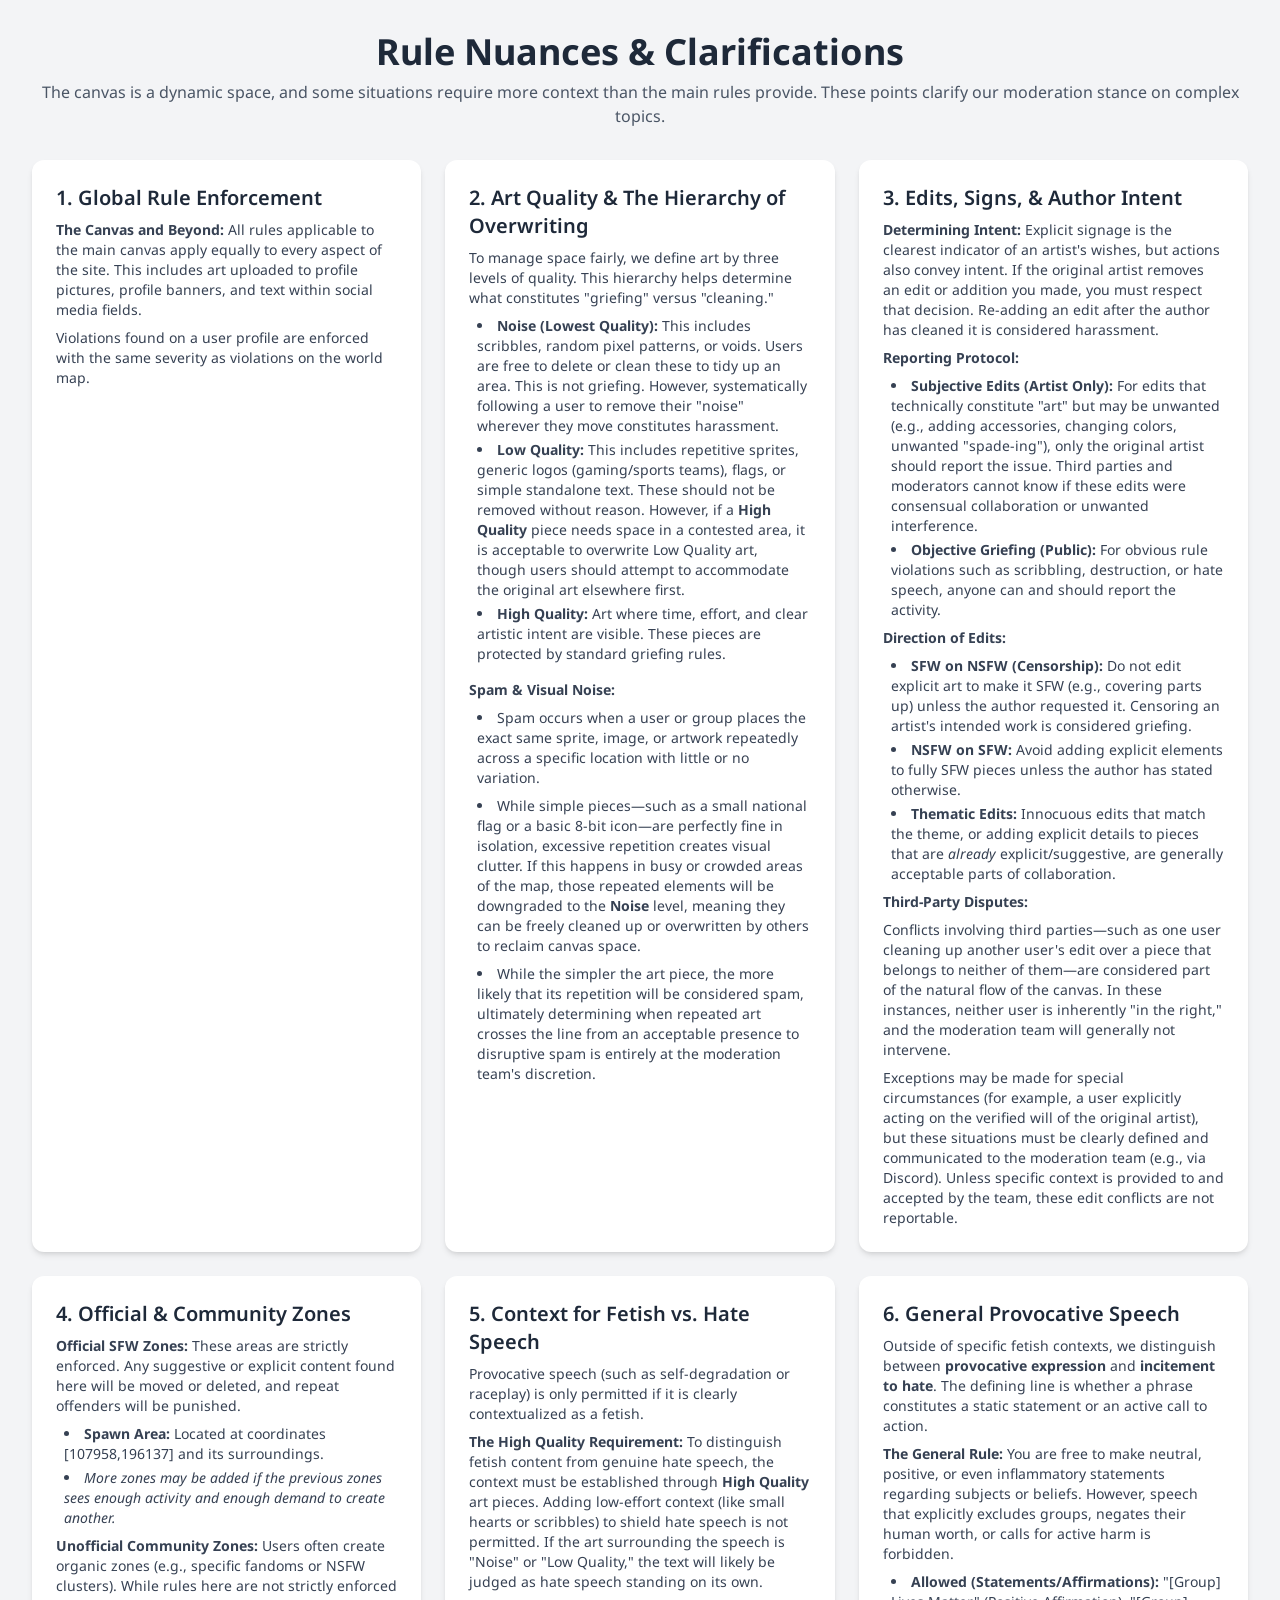
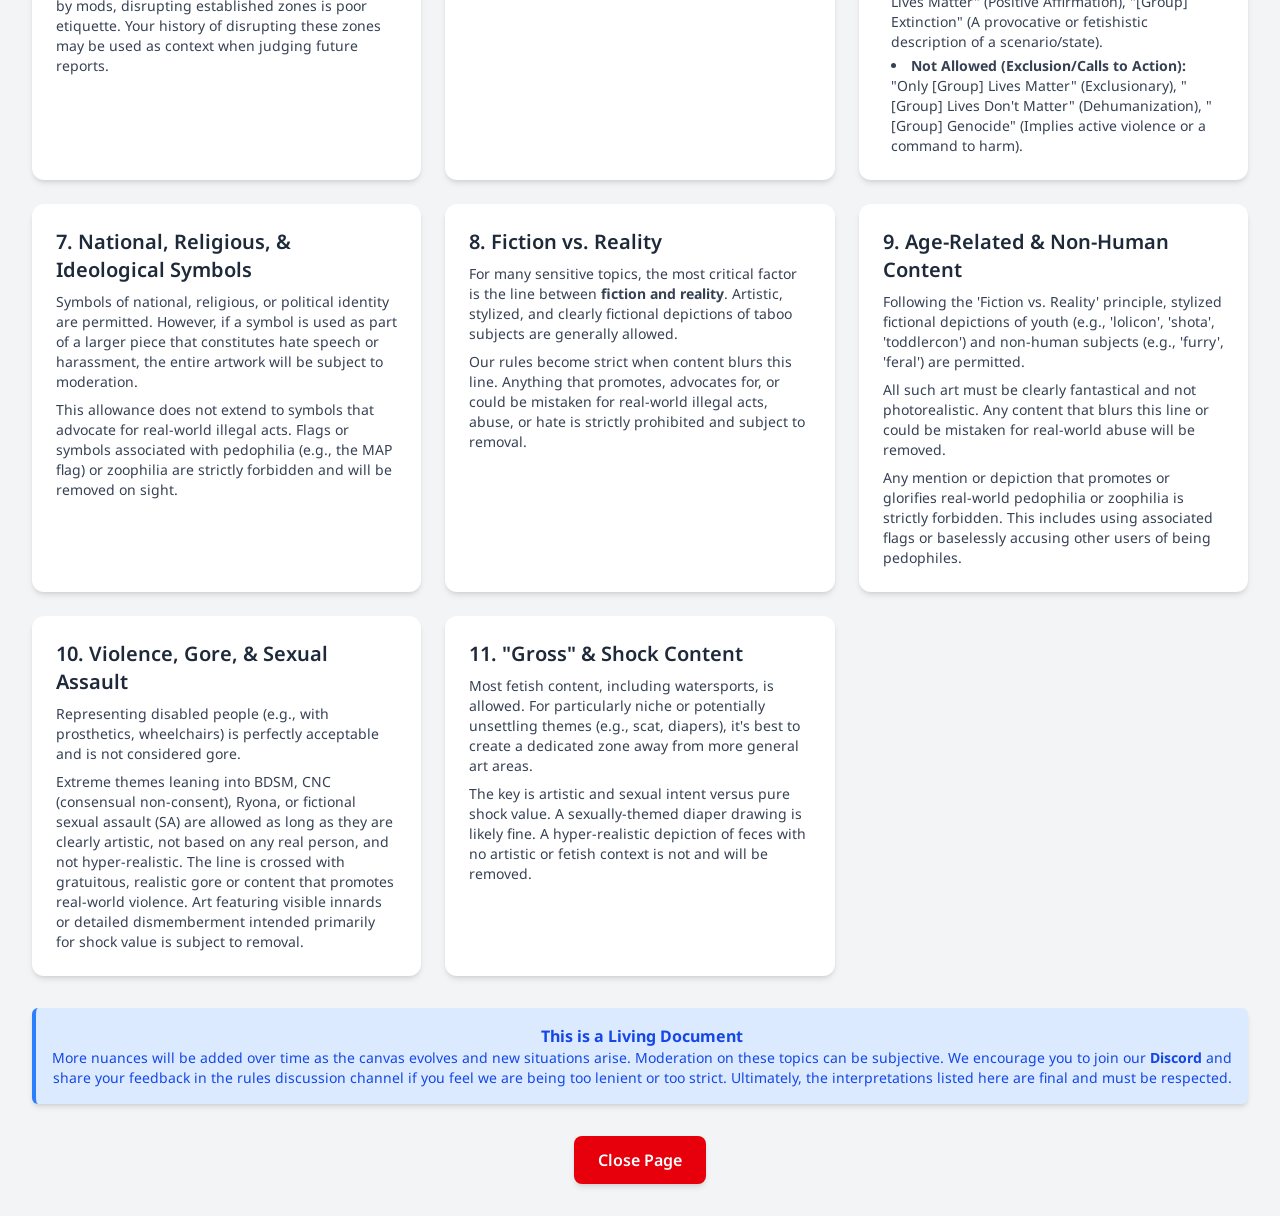
<file: wwwroot/nuances.html>
<!DOCTYPE html>
<html lang="en">

<head>
    <meta charset="utf-8">
    <meta name="viewport" content="width=device-width, initial-scale=1.0">
    <title>Rule Nuances - GeoPixels.Net</title>

    <meta name="description" content="Detailed clarifications on the rules for the GeoPixels.Net collaborative art project.">
    <meta name="robots" content="noindex, nofollow">
    <link rel="preconnect" href="https://fonts.googleapis.com">
    <link rel="preconnect" href="https://fonts.gstatic.com" crossorigin>
    <link href="https://fonts.googleapis.com/css2?family=Noto+Sans:wght@400;500;700&display=swap" rel="stylesheet">

    <link href="./css/output.css" rel="stylesheet">

    <style>
        body {
            font-family: 'Noto Sans', sans-serif;
        }
    </style>
</head>

<body class="bg-gray-100">

    <div class="container mx-auto max-w-7xl p-4 sm:p-6 lg:p-8">

        <header class="text-center mb-8">
            <h1 class="text-4xl font-bold text-gray-800">Rule Nuances & Clarifications</h1>
            <p class="mt-2 text-gray-600">The canvas is a dynamic space, and some situations require more context than the main rules provide. These points clarify our moderation stance on complex topics.</p>
        </header>

        <main class="grid grid-cols-1 md:grid-cols-2 lg:grid-cols-3 gap-6">

            <div class="bg-white rounded-xl p-6 shadow-md">
                <h3 class="font-semibold text-xl text-gray-800 mb-2">1. Global Rule Enforcement</h3>
                <div class="text-sm text-gray-700 space-y-2">
                    <p><strong>The Canvas and Beyond:</strong> All rules applicable to the main canvas apply equally to every aspect of the site. This includes art uploaded to profile pictures, profile banners, and text within social media fields.</p>
                    <p>Violations found on a user profile are enforced with the same severity as violations on the world map.</p>
                </div>
            </div>

            <div class="bg-white rounded-xl p-6 shadow-md">
                <h3 class="font-semibold text-xl text-gray-800 mb-2">2. Art Quality & The Hierarchy of Overwriting</h3>
                <div class="text-sm text-gray-700 space-y-2">
                    <p>To manage space fairly, we define art by three levels of quality. This hierarchy helps determine what constitutes "griefing" versus "cleaning."</p>
                    <ul class="list-disc list-inside space-y-1 pl-2">
                        <li><strong>Noise (Lowest Quality):</strong> This includes scribbles, random pixel patterns, or voids. Users are free to delete or clean these to tidy up an area. This is not griefing. However, systematically following a user to remove their "noise" wherever they move constitutes harassment.</li>
                        <li><strong>Low Quality:</strong> This includes repetitive sprites, generic logos (gaming/sports teams), flags, or simple standalone text. These should not be removed without reason. However, if a <strong>High Quality</strong> piece needs space in a contested area, it is acceptable to overwrite Low Quality art, though users should attempt to accommodate the original art elsewhere first.</li>
                        <li><strong>High Quality:</strong> Art where time, effort, and clear artistic intent are visible. These pieces are protected by standard griefing rules.</li>
                    </ul>

                    <p class="mt-4"><strong>Spam & Visual Noise:</strong></p>
                    <ul class="list-disc list-inside space-y-2 pl-2">
                        <li>Spam occurs when a user or group places the exact same sprite, image, or artwork repeatedly across a specific location with little or no variation.</li>
                        <li>While simple pieces—such as a small national flag or a basic 8-bit icon—are perfectly fine in isolation, excessive repetition creates visual clutter. If this happens in busy or crowded areas of the map, those repeated elements will be downgraded to the <strong>Noise</strong> level, meaning they can be freely cleaned up or overwritten by others to reclaim canvas space.</li>
                        <li>While the simpler the art piece, the more likely that its repetition will be considered spam, ultimately determining when repeated art crosses the line from an acceptable presence to disruptive spam is entirely at the moderation team's discretion.</li>
                    </ul>
                </div>
            </div>

            <div class="bg-white rounded-xl p-6 shadow-md">
                <h3 class="font-semibold text-xl text-gray-800 mb-2">3. Edits, Signs, & Author Intent</h3>
                <div class="text-sm text-gray-700 space-y-2">
                    <p><strong>Determining Intent:</strong> Explicit signage is the clearest indicator of an artist's wishes, but actions also convey intent. If the original artist removes an edit or addition you made, you must respect that decision. Re-adding an edit after the author has cleaned it is considered harassment.</p>

                    <p><strong>Reporting Protocol:</strong></p>
                    <ul class="list-disc list-inside space-y-1 pl-2">
                        <li><strong>Subjective Edits (Artist Only):</strong> For edits that technically constitute "art" but may be unwanted (e.g., adding accessories, changing colors, unwanted "spade-ing"), only the original artist should report the issue. Third parties and moderators cannot know if these edits were consensual collaboration or unwanted interference.</li>
                        <li><strong>Objective Griefing (Public):</strong> For obvious rule violations such as scribbling, destruction, or hate speech, anyone can and should report the activity.</li>
                    </ul>

                    <p><strong>Direction of Edits:</strong></p>
                    <ul class="list-disc list-inside space-y-1 pl-2">
                        <li><strong>SFW on NSFW (Censorship):</strong> Do not edit explicit art to make it SFW (e.g., covering parts up) unless the author requested it. Censoring an artist's intended work is considered griefing.</li>
                        <li><strong>NSFW on SFW:</strong> Avoid adding explicit elements to fully SFW pieces unless the author has stated otherwise.</li>
                        <li><strong>Thematic Edits:</strong> Innocuous edits that match the theme, or adding explicit details to pieces that are <em>already</em> explicit/suggestive, are generally acceptable parts of collaboration.</li>
                    </ul>

                    <p><strong>Third-Party Disputes:</strong></p>
                    <p>Conflicts involving third parties—such as one user cleaning up another user's edit over a piece that belongs to neither of them—are considered part of the natural flow of the canvas. In these instances, neither user is inherently "in the right," and the moderation team will generally not intervene.</p>
                    <p>Exceptions may be made for special circumstances (for example, a user explicitly acting on the verified will of the original artist), but these situations must be clearly defined and communicated to the moderation team (e.g., via Discord). Unless specific context is provided to and accepted by the team, these edit conflicts are not reportable.</p>
                </div>
            </div>
            <div class="bg-white rounded-xl p-6 shadow-md">
                <h3 class="font-semibold text-xl text-gray-800 mb-2">4. Official & Community Zones</h3>
                <div class="text-sm text-gray-700 space-y-2">
                    <p><strong>Official SFW Zones:</strong> These areas are strictly enforced. Any suggestive or explicit content found here will be moved or deleted, and repeat offenders will be punished.</p>
                    <ul class="list-disc list-inside space-y-1 pl-2">
                        <li><strong>Spawn Area:</strong> Located at coordinates [107958,196137] and its surroundings.</li>
                        <li><em>More zones may be added if the previous zones sees enough activity and enough demand to create another.</em></li>
                    </ul>
                    <p><strong>Unofficial Community Zones:</strong> Users often create organic zones (e.g., specific fandoms or NSFW clusters). While rules here are not strictly enforced by mods, disrupting established zones is poor etiquette. Your history of disrupting these zones may be used as context when judging future reports.</p>
                </div>
            </div>

            <div class="bg-white rounded-xl p-6 shadow-md">
                <h3 class="font-semibold text-xl text-gray-800 mb-2">5. Context for Fetish vs. Hate Speech</h3>
                <div class="text-sm text-gray-700 space-y-2">
                    <p>Provocative speech (such as self-degradation or raceplay) is only permitted if it is clearly contextualized as a fetish.</p>
                    <p><strong>The High Quality Requirement:</strong> To distinguish fetish content from genuine hate speech, the context must be established through <strong>High Quality</strong> art pieces. Adding low-effort context (like small hearts or scribbles) to shield hate speech is not permitted. If the art surrounding the speech is "Noise" or "Low Quality," the text will likely be judged as hate speech standing on its own.</p>
                </div>
            </div>

            <div class="bg-white rounded-xl p-6 shadow-md">
                <h3 class="font-semibold text-xl text-gray-800 mb-2">6. General Provocative Speech</h3>
                <div class="text-sm text-gray-700 space-y-2">
                    <p>Outside of specific fetish contexts, we distinguish between <strong>provocative expression</strong> and <strong>incitement to hate</strong>. The defining line is whether a phrase constitutes a static statement or an active call to action.</p>
                    <p><strong>The General Rule:</strong> You are free to make neutral, positive, or even inflammatory statements regarding subjects or beliefs. However, speech that explicitly excludes groups, negates their human worth, or calls for active harm is forbidden.</p>
                    <ul class="list-disc list-inside space-y-1 pl-2">
                        <li><strong>Allowed (Statements/Affirmations):</strong> "[Group] Lives Matter" (Positive Affirmation), "[Group] Extinction" (A provocative or fetishistic description of a scenario/state).</li>
                        <li><strong>Not Allowed (Exclusion/Calls to Action):</strong> "Only [Group] Lives Matter" (Exclusionary), "[Group] Lives Don't Matter" (Dehumanization), "[Group] Genocide" (Implies active violence or a command to harm).</li>
                    </ul>
                </div>
            </div>

            <div class="bg-white rounded-xl p-6 shadow-md">
                <h3 class="font-semibold text-xl text-gray-800 mb-2">7. National, Religious, & Ideological Symbols</h3>
                <div class="text-sm text-gray-700 space-y-2">
                    <p>Symbols of national, religious, or political identity are permitted. However, if a symbol is used as part of a larger piece that constitutes hate speech or harassment, the entire artwork will be subject to moderation.</p>
                    <p>This allowance does not extend to symbols that advocate for real-world illegal acts. Flags or symbols associated with pedophilia (e.g., the MAP flag) or zoophilia are strictly forbidden and will be removed on sight.</p>
                </div>
            </div>

            <div class="bg-white rounded-xl p-6 shadow-md">
                <h3 class="font-semibold text-xl text-gray-800 mb-2">8. Fiction vs. Reality</h3>
                <div class="text-sm text-gray-700 space-y-2">
                    <p>For many sensitive topics, the most critical factor is the line between <strong>fiction and reality</strong>. Artistic, stylized, and clearly fictional depictions of taboo subjects are generally allowed.</p>
                    <p>Our rules become strict when content blurs this line. Anything that promotes, advocates for, or could be mistaken for real-world illegal acts, abuse, or hate is strictly prohibited and subject to removal.</p>
                </div>
            </div>

            <div class="bg-white rounded-xl p-6 shadow-md">
                <h3 class="font-semibold text-xl text-gray-800 mb-2">9. Age-Related & Non-Human Content</h3>
                <div class="text-sm text-gray-700 space-y-2">
                    <p>Following the 'Fiction vs. Reality' principle, stylized fictional depictions of youth (e.g., 'lolicon', 'shota', 'toddlercon') and non-human subjects (e.g., 'furry', 'feral') are permitted.</p>
                    <p>All such art must be clearly fantastical and not photorealistic. Any content that blurs this line or could be mistaken for real-world abuse will be removed.</p>
                    <p>Any mention or depiction that promotes or glorifies real-world pedophilia or zoophilia is strictly forbidden. This includes using associated flags or baselessly accusing other users of being pedophiles.</p>
                </div>
            </div>

            <div class="bg-white rounded-xl p-6 shadow-md">
                <h3 class="font-semibold text-xl text-gray-800 mb-2">10. Violence, Gore, & Sexual Assault</h3>
                <div class="text-sm text-gray-700 space-y-2">
                    <p>Representing disabled people (e.g., with prosthetics, wheelchairs) is perfectly acceptable and is not considered gore.</p>
                    <p>Extreme themes leaning into BDSM, CNC (consensual non-consent), Ryona, or fictional sexual assault (SA) are allowed as long as they are clearly artistic, not based on any real person, and not hyper-realistic. The line is crossed with gratuitous, realistic gore or content that promotes real-world violence. Art featuring visible innards or detailed dismemberment intended primarily for shock value is subject to removal.</p>
                </div>
            </div>

            <div class="bg-white rounded-xl p-6 shadow-md">
                <h3 class="font-semibold text-xl text-gray-800 mb-2">11. "Gross" & Shock Content</h3>
                <div class="text-sm text-gray-700 space-y-2">
                    <p>Most fetish content, including watersports, is allowed. For particularly niche or potentially unsettling themes (e.g., scat, diapers), it's best to create a dedicated zone away from more general art areas.</p>
                    <p>The key is artistic and sexual intent versus pure shock value. A sexually-themed diaper drawing is likely fine. A hyper-realistic depiction of feces with no artistic or fetish context is not and will be removed.</p>
                </div>
            </div>

        </main>

        <footer class="text-center mt-8">
            <div class="bg-blue-100 border-l-4 border-blue-500 text-blue-700 p-4 rounded-md shadow-md" role="alert">
                <p class="font-bold">This is a Living Document</p>
                <p class="text-sm">More nuances will be added over time as the canvas evolves and new situations arise. Moderation on these topics can be subjective. We encourage you to join our <strong>Discord</strong> and share your feedback in the rules discussion channel if you feel we are being too lenient or too strict. Ultimately, the interpretations listed here are final and must be respected.</p>
            </div>

            <button onclick="window.close();" class="mt-8 px-6 py-3 bg-red-600 text-white font-semibold rounded-lg shadow-md hover:bg-red-700 transition duration-300 ease-in-out focus:outline-none focus:ring-2 focus:ring-red-500 focus:ring-opacity-50">
                Close Page
            </button>
        </footer>

    </div>

</body>
</html>
</file>
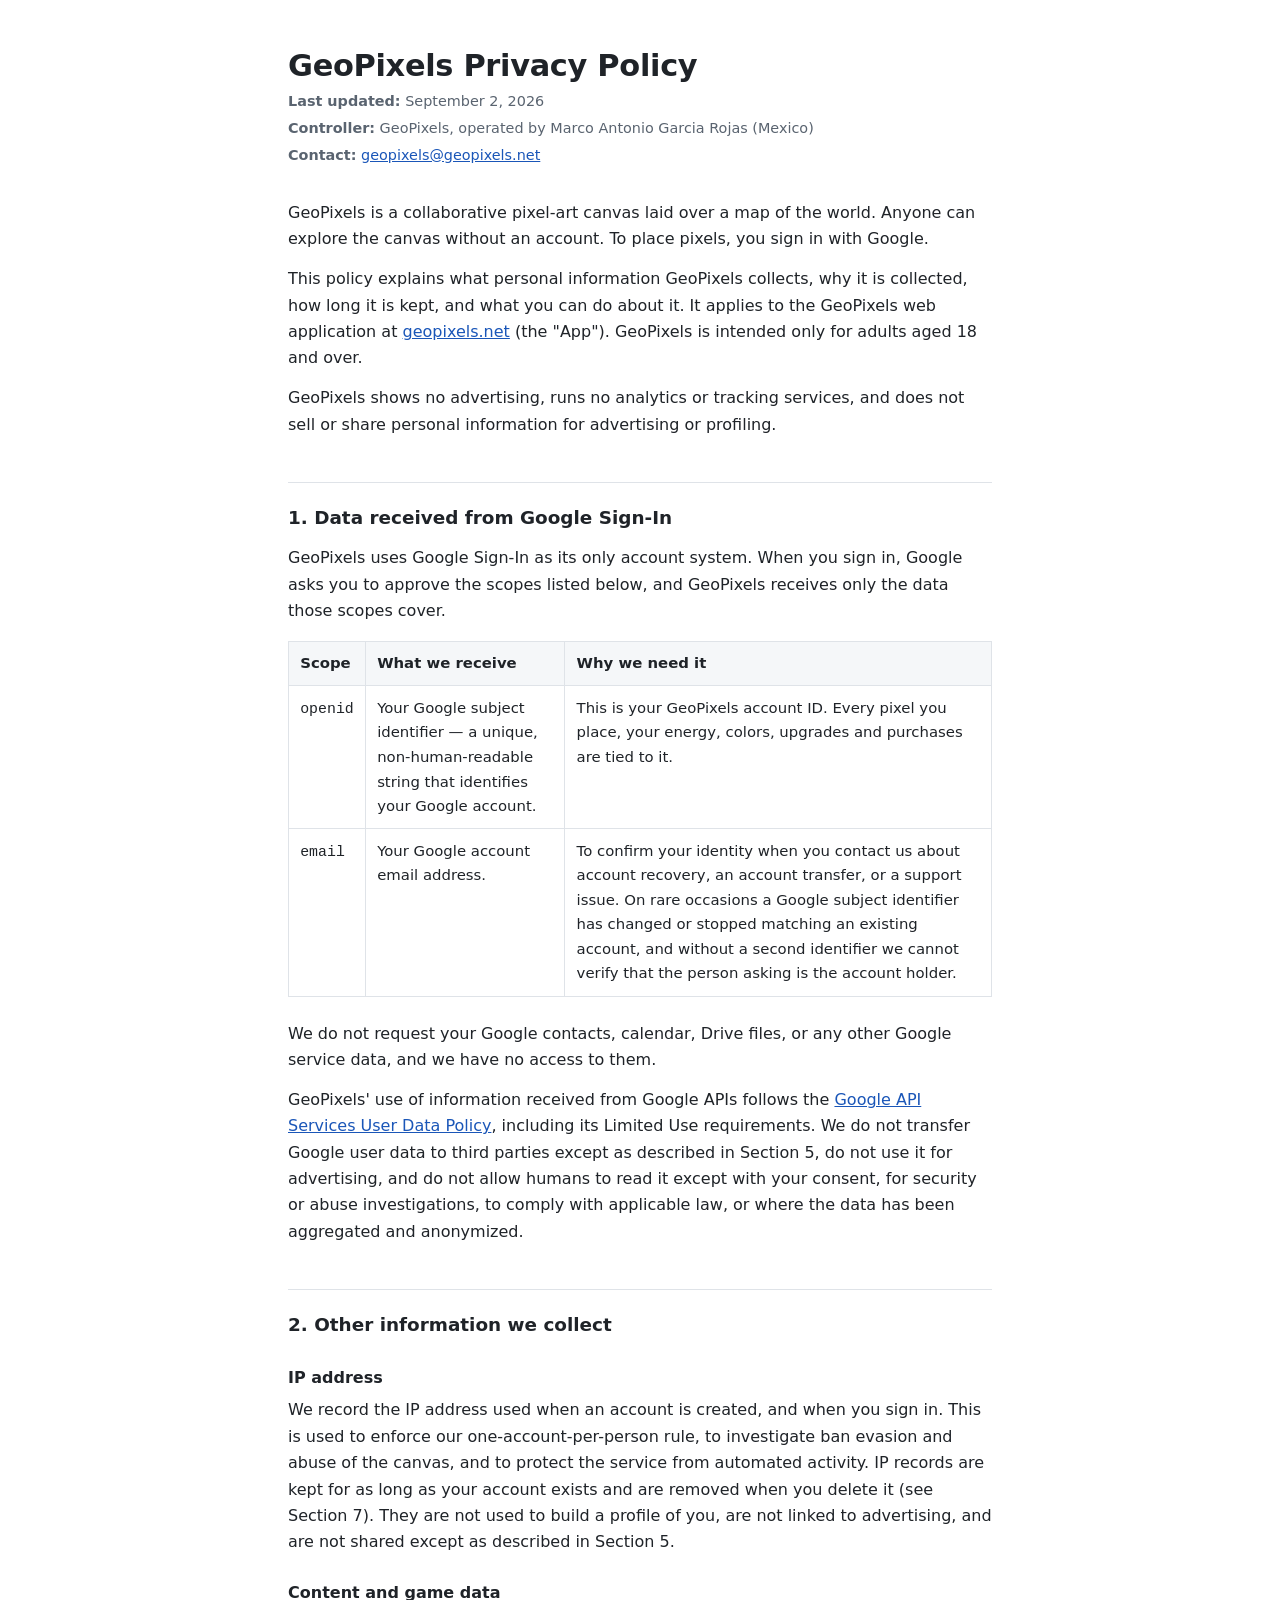
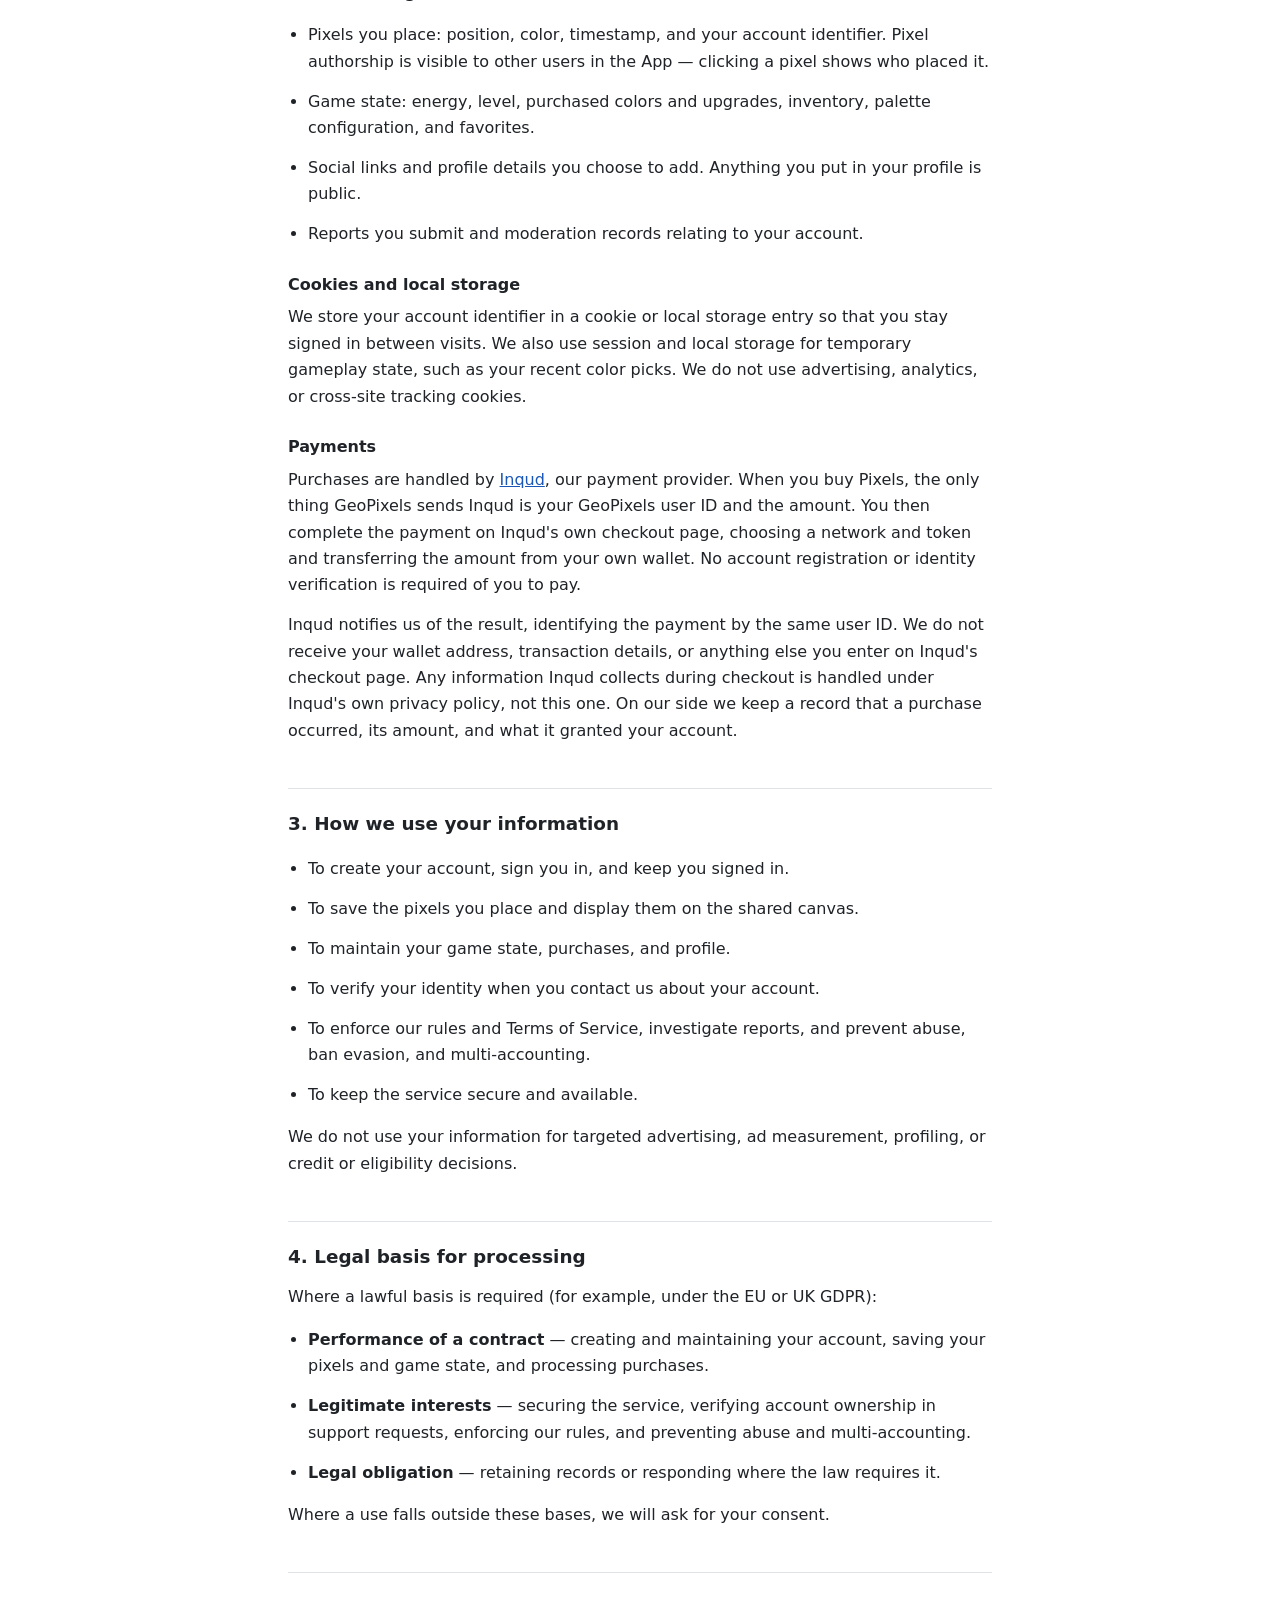
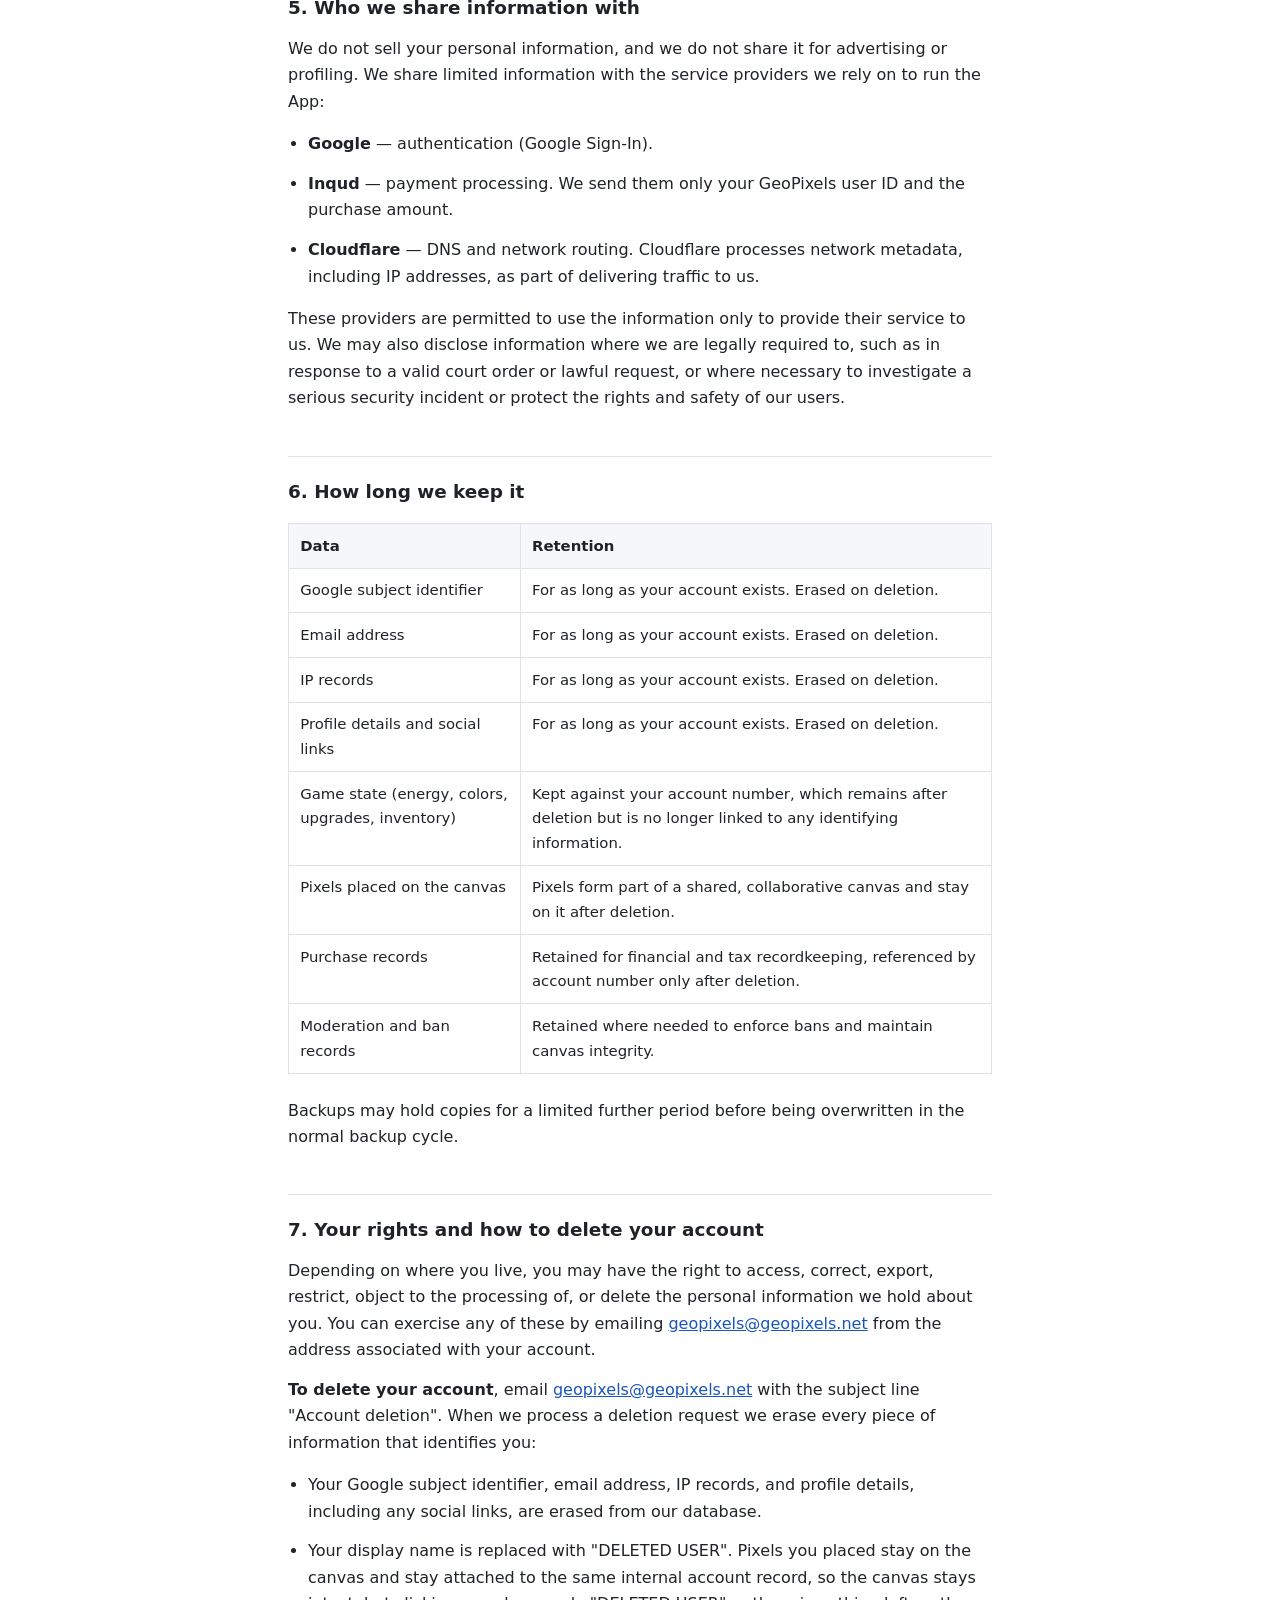
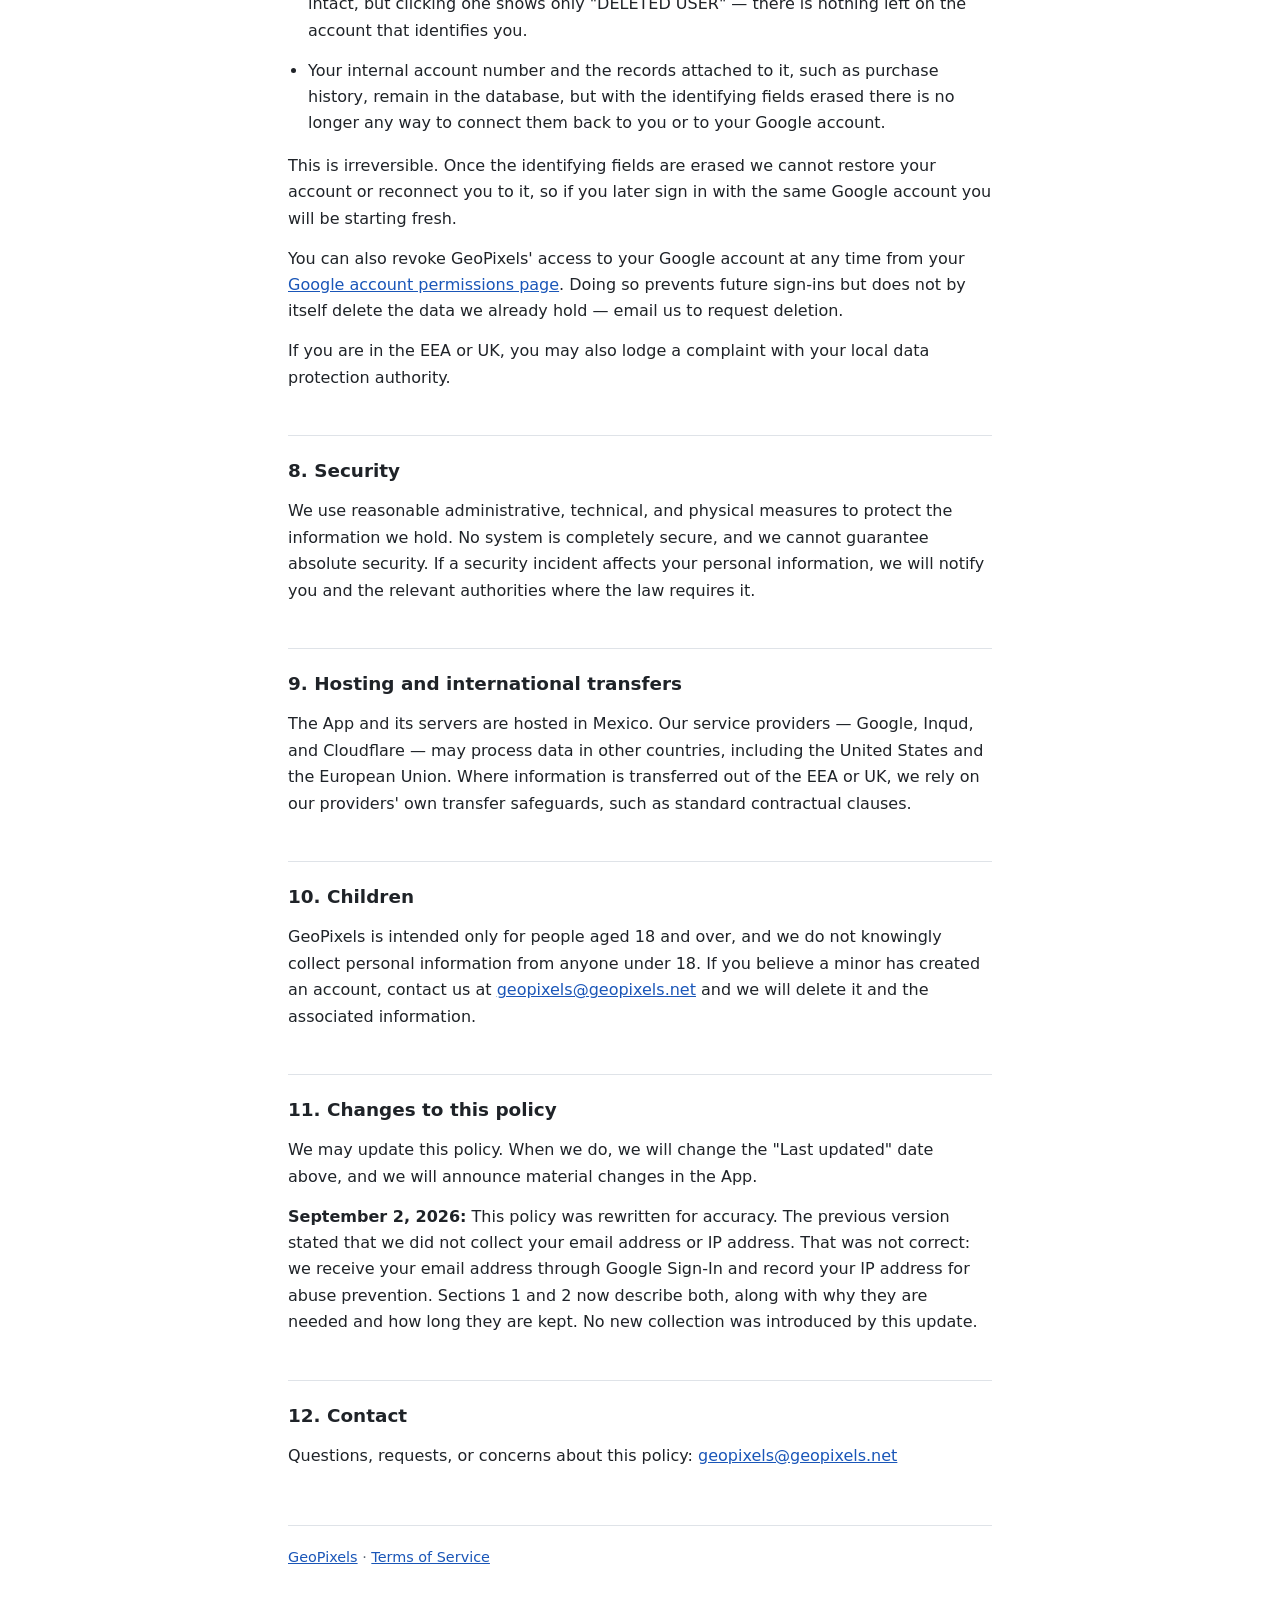
<file: wwwroot/privacy.html>
﻿<!DOCTYPE html>
<html lang="en">
<head>
    <meta charset="utf-8">
    <meta name="viewport" content="width=device-width, initial-scale=1">
    <title>Privacy Policy — GeoPixels</title>
    <meta name="description" content="How GeoPixels collects, uses, and protects your personal information, including data received from Google Sign-In.">
    <style>
        :root {
            --ink: #1f2328;
            --muted: #5a6470;
            --rule: #dfe3e8;
            --link: #1a56b8;
            --paper: #ffffff;
        }

        * {
            box-sizing: border-box;
        }

        body {
            margin: 0;
            padding: 3rem 1.25rem 6rem;
            background: var(--paper);
            color: var(--ink);
            font-family: ui-sans-serif, system-ui, -apple-system, "Segoe UI", Roboto, Helvetica, Arial, sans-serif;
            font-size: 1rem;
            line-height: 1.65;
        }

        main {
            max-width: 44rem;
            margin: 0 auto;
        }

        h1 {
            font-size: 1.9rem;
            line-height: 1.2;
            margin: 0 0 .35rem;
            letter-spacing: -.01em;
        }

        h2 {
            font-size: 1.15rem;
            margin: 2.75rem 0 .75rem;
            padding-top: 1.25rem;
            border-top: 1px solid var(--rule);
        }

        h3 {
            font-size: 1rem;
            margin: 1.5rem 0 .4rem;
        }

        p, li {
            margin: 0 0 .85rem;
        }

        ul {
            padding-left: 1.25rem;
        }

        a {
            color: var(--link);
        }

            a:focus-visible {
                outline: 2px solid var(--link);
                outline-offset: 2px;
            }

        .meta {
            color: var(--muted);
            font-size: .9rem;
            margin-bottom: 2rem;
        }

            .meta p {
                margin: 0 0 .2rem;
            }

        table {
            width: 100%;
            border-collapse: collapse;
            margin: 1rem 0 1.5rem;
            font-size: .93rem;
        }

        th, td {
            text-align: left;
            vertical-align: top;
            padding: .6rem .7rem;
            border: 1px solid var(--rule);
        }

        th {
            background: #f5f7f9;
            font-weight: 600;
        }

        footer {
            margin-top: 3.5rem;
            padding-top: 1.25rem;
            border-top: 1px solid var(--rule);
            color: var(--muted);
            font-size: .9rem;
        }

        @media (max-width: 34rem) {
            body {
                padding: 2rem 1rem 4rem;
            }

            table, thead, tbody, th, td, tr {
                display: block;
            }

            thead {
                display: none;
            }

            td {
                border-top: none;
            }

            tr {
                margin-bottom: 1rem;
                border-top: 1px solid var(--rule);
            }

            td::before {
                content: attr(data-label);
                display: block;
                font-weight: 600;
                margin-bottom: .15rem;
            }
        }
    </style>
</head>
<body>
    <main>

        <h1>GeoPixels Privacy Policy</h1>
        <div class="meta">
            <p><strong>Last updated:</strong> September 2, 2026</p>
            <p><strong>Controller:</strong> GeoPixels, operated by Marco Antonio Garcia Rojas (Mexico)</p>
            <p><strong>Contact:</strong> <a href="mailto:geopixels@geopixels.net">geopixels@geopixels.net</a></p>
        </div>

        <p>GeoPixels is a collaborative pixel-art canvas laid over a map of the world. Anyone can explore the canvas without an account. To place pixels, you sign in with Google.</p>

        <p>This policy explains what personal information GeoPixels collects, why it is collected, how long it is kept, and what you can do about it. It applies to the GeoPixels web application at <a href="https://www.geopixels.net">geopixels.net</a> (the "App"). GeoPixels is intended only for adults aged 18 and over.</p>

        <p>GeoPixels shows no advertising, runs no analytics or tracking services, and does not sell or share personal information for advertising or profiling.</p>

        <h2 id="google-user-data">1. Data received from Google Sign-In</h2>

        <p>GeoPixels uses Google Sign-In as its only account system. When you sign in, Google asks you to approve the scopes listed below, and GeoPixels receives only the data those scopes cover.</p>

        <!-- TODO: Confirm these rows against the scopes actually listed on your OAuth consent
             screen in the Google Cloud Console, and delete any you do not request. This table
             is what the reviewer compares against your consent screen configuration. -->
        <table>
            <thead>
                <tr><th>Scope</th><th>What we receive</th><th>Why we need it</th></tr>
            </thead>
            <tbody>
                <tr>
                    <td data-label="Scope"><code>openid</code></td>
                    <td data-label="What we receive">Your Google subject identifier — a unique, non-human-readable string that identifies your Google account.</td>
                    <td data-label="Why we need it">This is your GeoPixels account ID. Every pixel you place, your energy, colors, upgrades and purchases are tied to it.</td>
                </tr>
                <tr>
                    <td data-label="Scope"><code>email</code></td>
                    <td data-label="What we receive">Your Google account email address.</td>
                    <td data-label="Why we need it">To confirm your identity when you contact us about account recovery, an account transfer, or a support issue. On rare occasions a Google subject identifier has changed or stopped matching an existing account, and without a second identifier we cannot verify that the person asking is the account holder.</td>
                </tr>
            </tbody>
        </table>

        <p>We do not request your Google contacts, calendar, Drive files, or any other Google service data, and we have no access to them.</p>

        <p>GeoPixels' use of information received from Google APIs follows the <a href="https://developers.google.com/terms/api-services-user-data-policy" target="_blank" rel="noopener">Google API Services User Data Policy</a>, including its Limited Use requirements. We do not transfer Google user data to third parties except as described in Section 5, do not use it for advertising, and do not allow humans to read it except with your consent, for security or abuse investigations, to comply with applicable law, or where the data has been aggregated and anonymized.</p>

        <h2>2. Other information we collect</h2>

        <h3>IP address</h3>
        <p>We record the IP address used when an account is created, and when you sign in. This is used to enforce our one-account-per-person rule, to investigate ban evasion and abuse of the canvas, and to protect the service from automated activity. IP records are kept for as long as your account exists and are removed when you delete it (see Section 7). They are not used to build a profile of you, are not linked to advertising, and are not shared except as described in Section 5.</p>

        <h3>Content and game data</h3>
        <ul>
            <li>Pixels you place: position, color, timestamp, and your account identifier. Pixel authorship is visible to other users in the App — clicking a pixel shows who placed it.</li>
            <li>Game state: energy, level, purchased colors and upgrades, inventory, palette configuration, and favorites.</li>
            <li>Social links and profile details you choose to add. Anything you put in your profile is public.</li>
            <li>Reports you submit and moderation records relating to your account.</li>
        </ul>

        <h3>Cookies and local storage</h3>
        <p>We store your account identifier in a cookie or local storage entry so that you stay signed in between visits. We also use session and local storage for temporary gameplay state, such as your recent color picks. We do not use advertising, analytics, or cross-site tracking cookies.</p>

        <h3>Payments</h3>
        <!-- TODO: confirm against your Inqud webhook payload that you genuinely receive nothing
             beyond user ID, amount and status. If the payload also contains a wallet address,
             network, or transaction hash, that has to be disclosed here. -->
        <p>Purchases are handled by <a href="https://inqud.com" target="_blank" rel="noopener">Inqud</a>, our payment provider. When you buy Pixels, the only thing GeoPixels sends Inqud is your GeoPixels user ID and the amount. You then complete the payment on Inqud's own checkout page, choosing a network and token and transferring the amount from your own wallet. No account registration or identity verification is required of you to pay.</p>
        <p>Inqud notifies us of the result, identifying the payment by the same user ID. We do not receive your wallet address, transaction details, or anything else you enter on Inqud's checkout page. Any information Inqud collects during checkout is handled under Inqud's own privacy policy, not this one. On our side we keep a record that a purchase occurred, its amount, and what it granted your account.</p>

        <h2>3. How we use your information</h2>
        <ul>
            <li>To create your account, sign you in, and keep you signed in.</li>
            <li>To save the pixels you place and display them on the shared canvas.</li>
            <li>To maintain your game state, purchases, and profile.</li>
            <li>To verify your identity when you contact us about your account.</li>
            <li>To enforce our rules and Terms of Service, investigate reports, and prevent abuse, ban evasion, and multi-accounting.</li>
            <li>To keep the service secure and available.</li>
        </ul>
        <p>We do not use your information for targeted advertising, ad measurement, profiling, or credit or eligibility decisions.</p>

        <h2>4. Legal basis for processing</h2>
        <p>Where a lawful basis is required (for example, under the EU or UK GDPR):</p>
        <ul>
            <li><strong>Performance of a contract</strong> — creating and maintaining your account, saving your pixels and game state, and processing purchases.</li>
            <li><strong>Legitimate interests</strong> — securing the service, verifying account ownership in support requests, enforcing our rules, and preventing abuse and multi-accounting.</li>
            <li><strong>Legal obligation</strong> — retaining records or responding where the law requires it.</li>
        </ul>
        <p>Where a use falls outside these bases, we will ask for your consent.</p>

        <h2>5. Who we share information with</h2>
        <p>We do not sell your personal information, and we do not share it for advertising or profiling. We share limited information with the service providers we rely on to run the App:</p>
        <ul>
            <li><strong>Google</strong> — authentication (Google Sign-In).</li>
            <li><strong>Inqud</strong> — payment processing. We send them only your GeoPixels user ID and the purchase amount.</li>
            <li><strong>Cloudflare</strong> — DNS and network routing. Cloudflare processes network metadata, including IP addresses, as part of delivering traffic to us.</li>
        </ul>
        <p>These providers are permitted to use the information only to provide their service to us. We may also disclose information where we are legally required to, such as in response to a valid court order or lawful request, or where necessary to investigate a serious security incident or protect the rights and safety of our users.</p>

        <h2>6. How long we keep it</h2>
        <table>
            <thead>
                <tr><th>Data</th><th>Retention</th></tr>
            </thead>
            <tbody>
                <tr><td data-label="Data">Google subject identifier</td><td data-label="Retention">For as long as your account exists. Erased on deletion.</td></tr>
                <tr><td data-label="Data">Email address</td><td data-label="Retention">For as long as your account exists. Erased on deletion.</td></tr>
                <tr><td data-label="Data">IP records</td><td data-label="Retention">For as long as your account exists. Erased on deletion.</td></tr>
                <tr><td data-label="Data">Profile details and social links</td><td data-label="Retention">For as long as your account exists. Erased on deletion.</td></tr>
                <tr><td data-label="Data">Game state (energy, colors, upgrades, inventory)</td><td data-label="Retention">Kept against your account number, which remains after deletion but is no longer linked to any identifying information.</td></tr>
                <tr><td data-label="Data">Pixels placed on the canvas</td><td data-label="Retention">Pixels form part of a shared, collaborative canvas and stay on it after deletion.</td></tr>
                <tr><td data-label="Data">Purchase records</td><td data-label="Retention">Retained for financial and tax recordkeeping, referenced by account number only after deletion.</td></tr>
                <tr><td data-label="Data">Moderation and ban records</td><td data-label="Retention">Retained where needed to enforce bans and maintain canvas integrity.</td></tr>
            </tbody>
        </table>
        <p>Backups may hold copies for a limited further period before being overwritten in the normal backup cycle.</p>

        <h2>7. Your rights and how to delete your account</h2>
        <p>Depending on where you live, you may have the right to access, correct, export, restrict, object to the processing of, or delete the personal information we hold about you. You can exercise any of these by emailing <a href="mailto:geopixels@geopixels.net">geopixels@geopixels.net</a> from the address associated with your account.</p>
        <p><strong>To delete your account</strong>, email <a href="mailto:geopixels@geopixels.net">geopixels@geopixels.net</a> with the subject line "Account deletion". When we process a deletion request we erase every piece of information that identifies you:</p>
        <ul>
            <li>Your Google subject identifier, email address, IP records, and profile details, including any social links, are erased from our database.</li>
            <li>Your display name is replaced with "DELETED USER". Pixels you placed stay on the canvas and stay attached to the same internal account record, so the canvas stays intact, but clicking one shows only "DELETED USER" — there is nothing left on the account that identifies you.</li>
            <li>Your internal account number and the records attached to it, such as purchase history, remain in the database, but with the identifying fields erased there is no longer any way to connect them back to you or to your Google account.</li>
        </ul>
        <p>This is irreversible. Once the identifying fields are erased we cannot restore your account or reconnect you to it, so if you later sign in with the same Google account you will be starting fresh.</p>
        <p>You can also revoke GeoPixels' access to your Google account at any time from your <a href="https://myaccount.google.com/permissions" target="_blank" rel="noopener">Google account permissions page</a>. Doing so prevents future sign-ins but does not by itself delete the data we already hold — email us to request deletion.</p>
        <p>If you are in the EEA or UK, you may also lodge a complaint with your local data protection authority.</p>

        <h2>8. Security</h2>
        <p>We use reasonable administrative, technical, and physical measures to protect the information we hold. No system is completely secure, and we cannot guarantee absolute security. If a security incident affects your personal information, we will notify you and the relevant authorities where the law requires it.</p>

        <h2>9. Hosting and international transfers</h2>
        <p>The App and its servers are hosted in Mexico. Our service providers — Google, Inqud, and Cloudflare — may process data in other countries, including the United States and the European Union. Where information is transferred out of the EEA or UK, we rely on our providers' own transfer safeguards, such as standard contractual clauses.</p>

        <h2>10. Children</h2>
        <p>GeoPixels is intended only for people aged 18 and over, and we do not knowingly collect personal information from anyone under 18. If you believe a minor has created an account, contact us at <a href="mailto:geopixels@geopixels.net">geopixels@geopixels.net</a> and we will delete it and the associated information.</p>

        <h2>11. Changes to this policy</h2>
        <p>We may update this policy. When we do, we will change the "Last updated" date above, and we will announce material changes in the App.</p>
        <p><strong>September 2, 2026:</strong> This policy was rewritten for accuracy. The previous version stated that we did not collect your email address or IP address. That was not correct: we receive your email address through Google Sign-In and record your IP address for abuse prevention. Sections 1 and 2 now describe both, along with why they are needed and how long they are kept. No new collection was introduced by this update.</p>

        <h2>12. Contact</h2>
        <p>Questions, requests, or concerns about this policy: <a href="mailto:geopixels@geopixels.net">geopixels@geopixels.net</a></p>

        <footer>
            <p><a href="https://www.geopixels.net">GeoPixels</a> &middot; <a href="/terms">Terms of Service</a></p>
        </footer>

    </main>
</body>
</html>
</file>
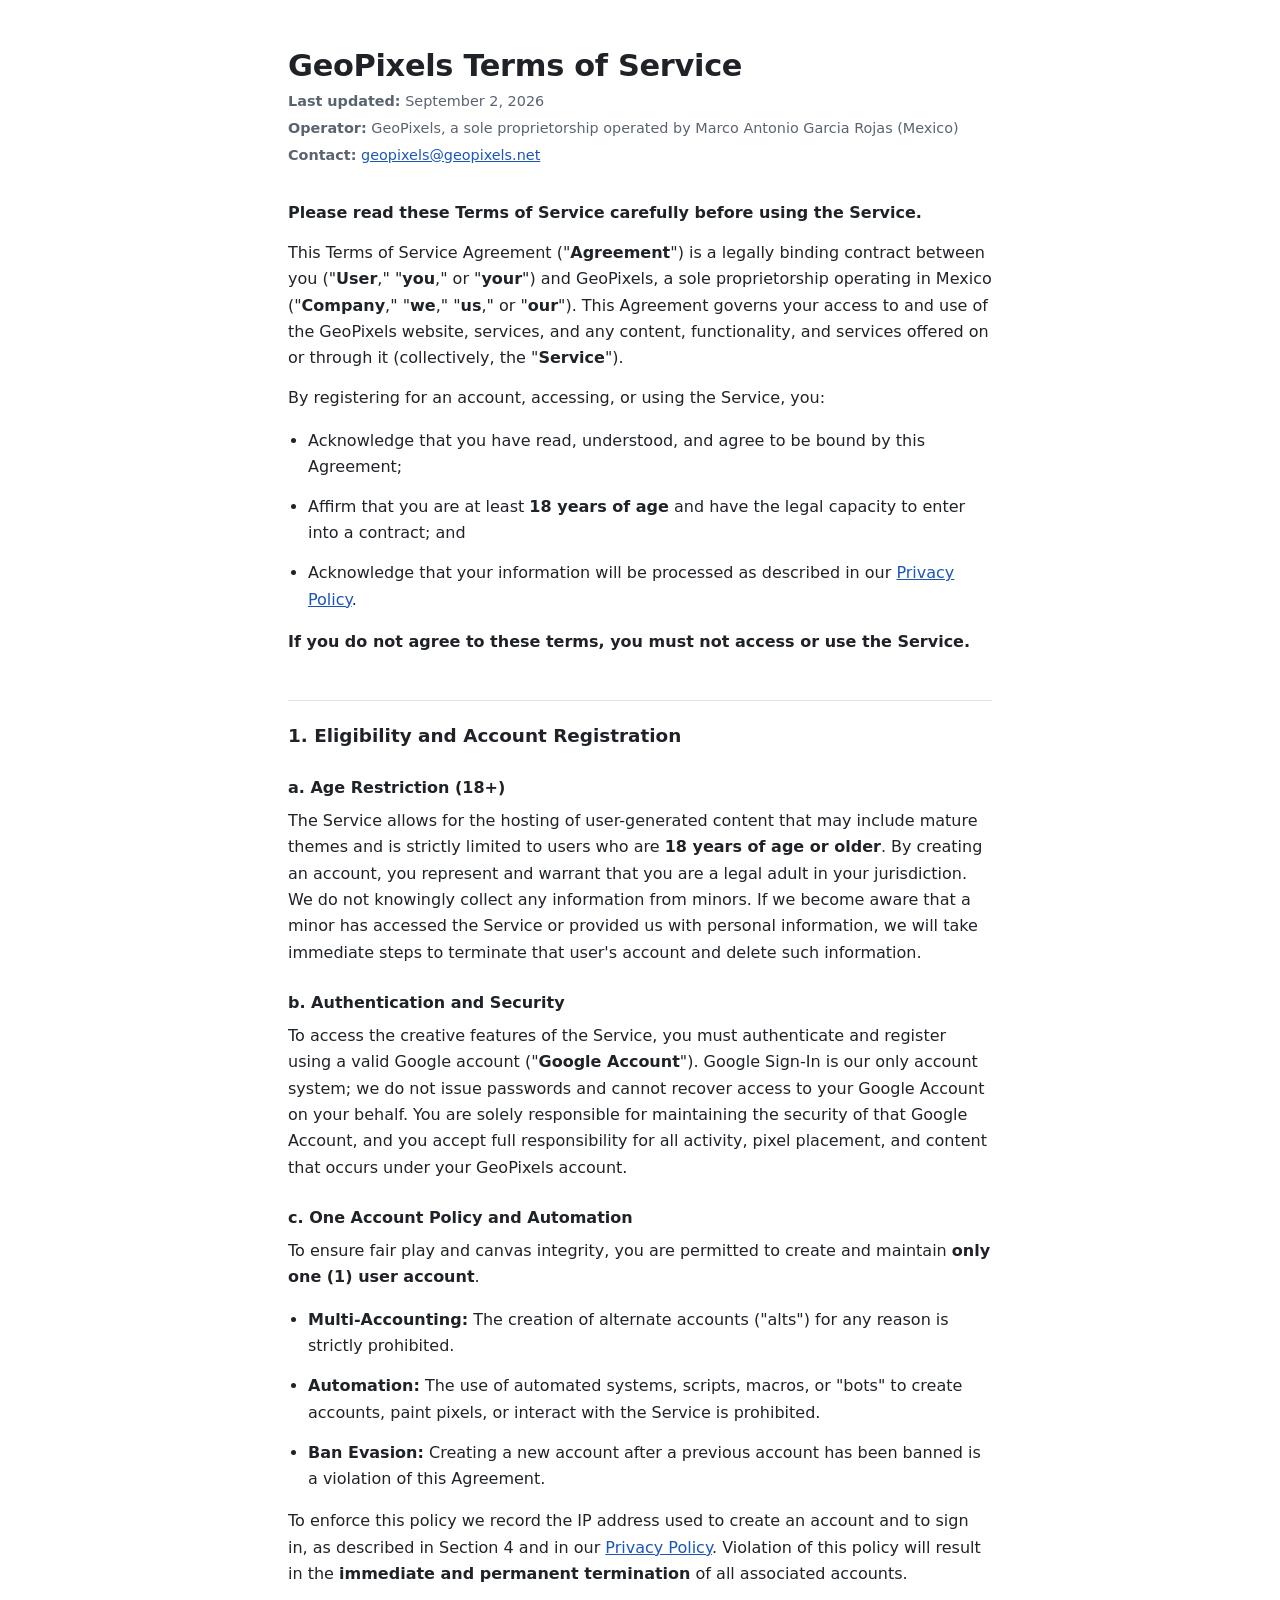
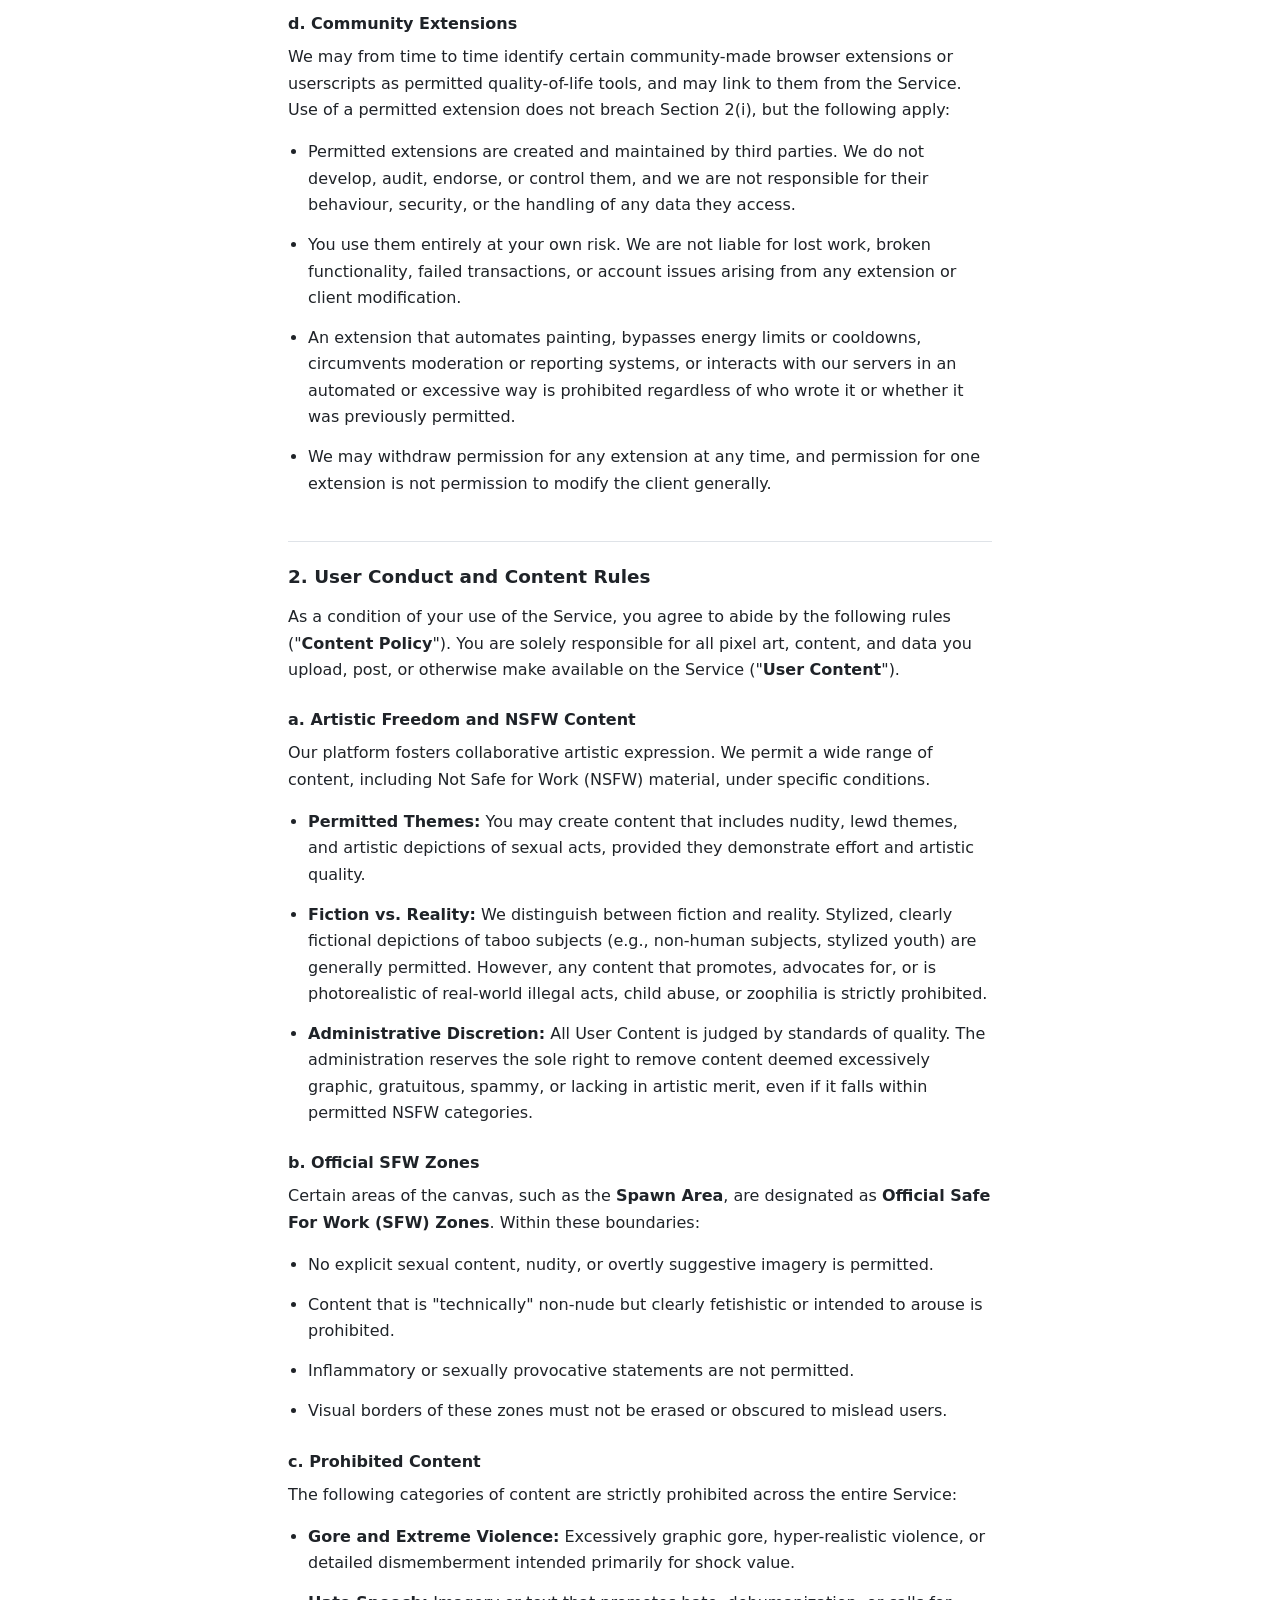
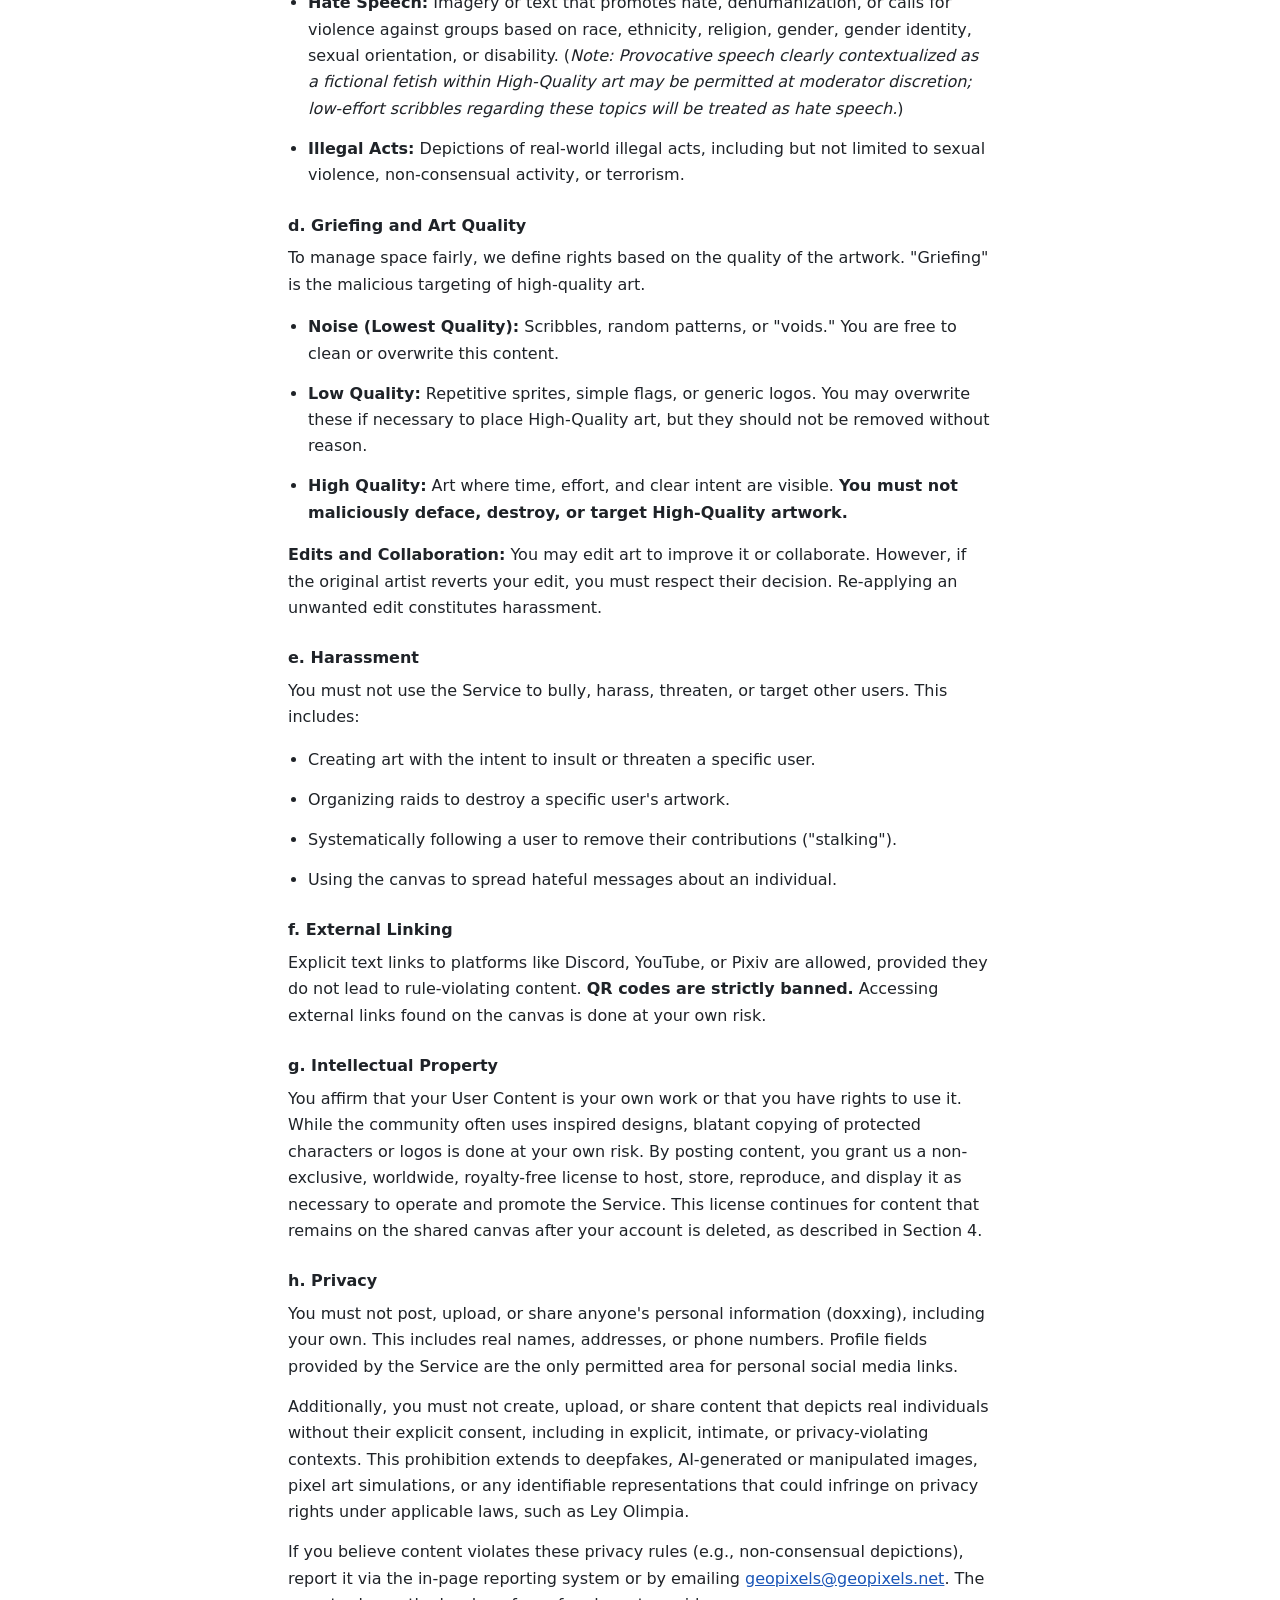
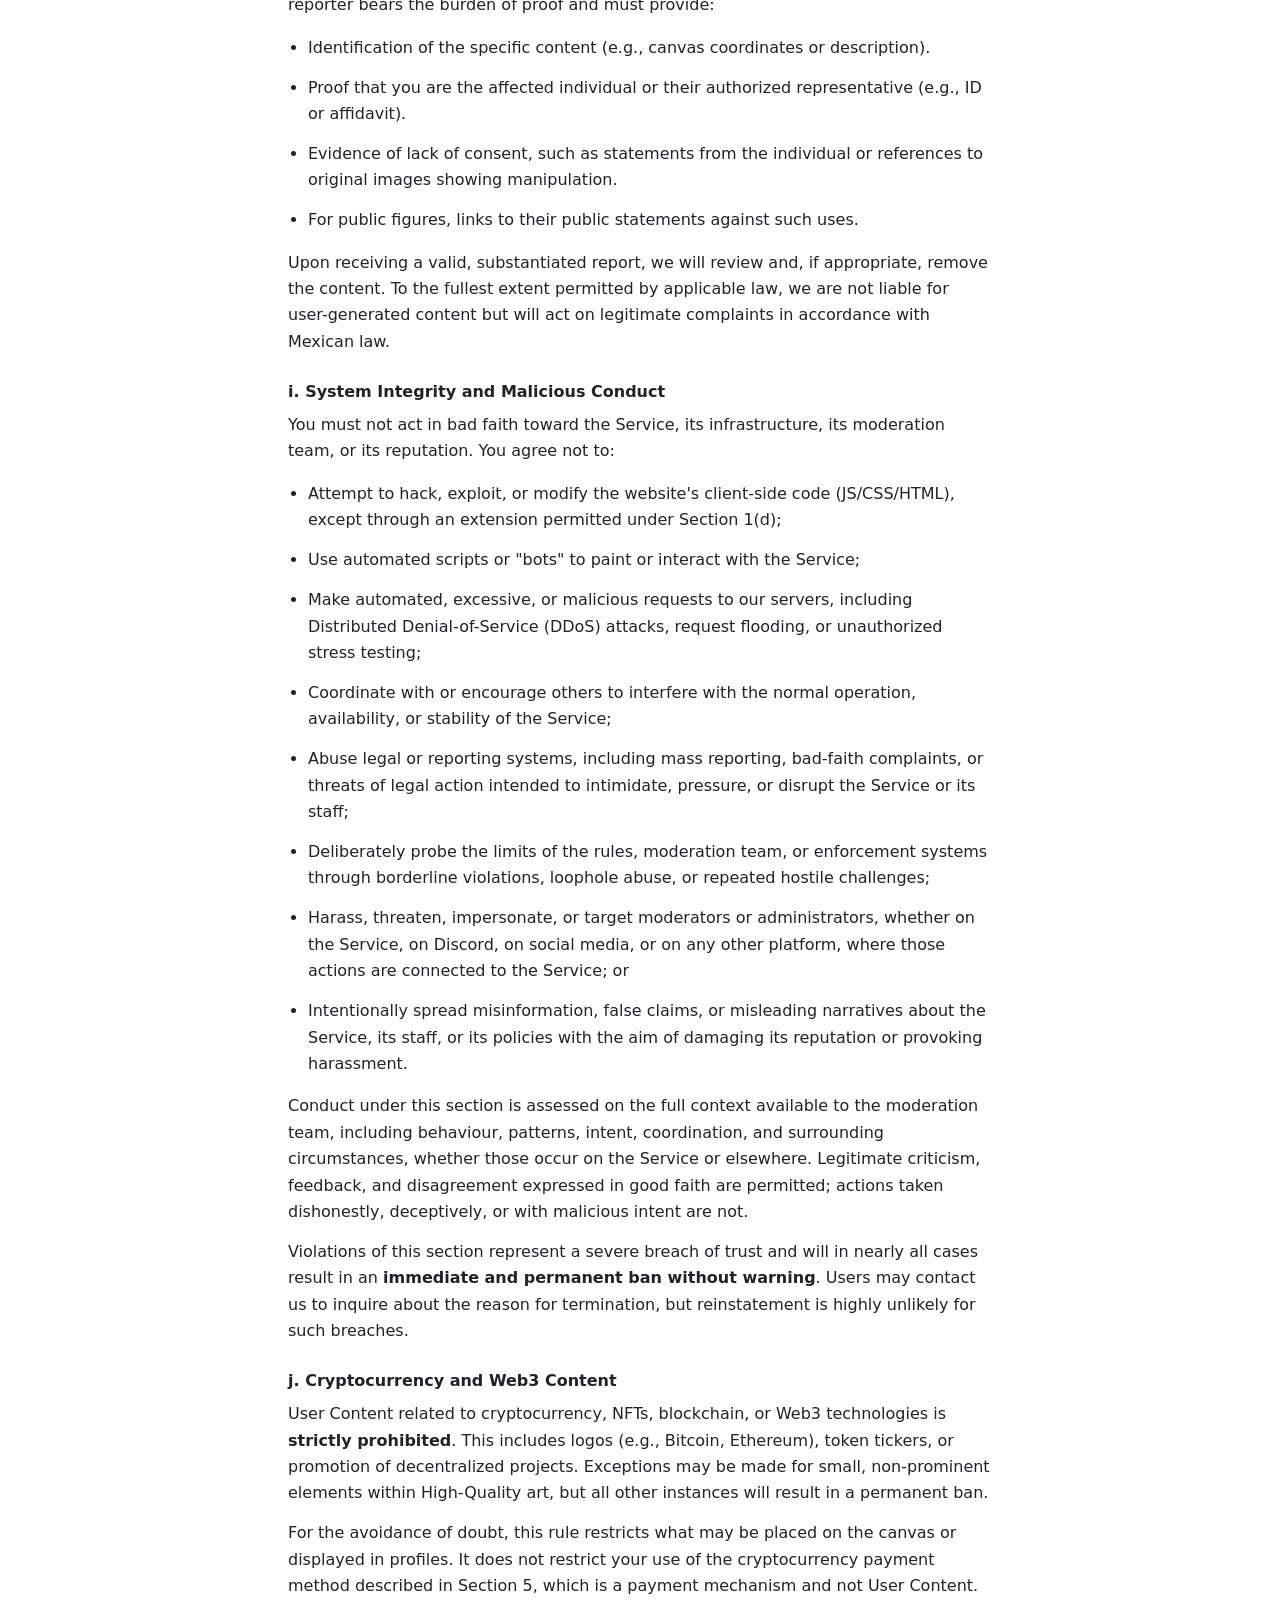
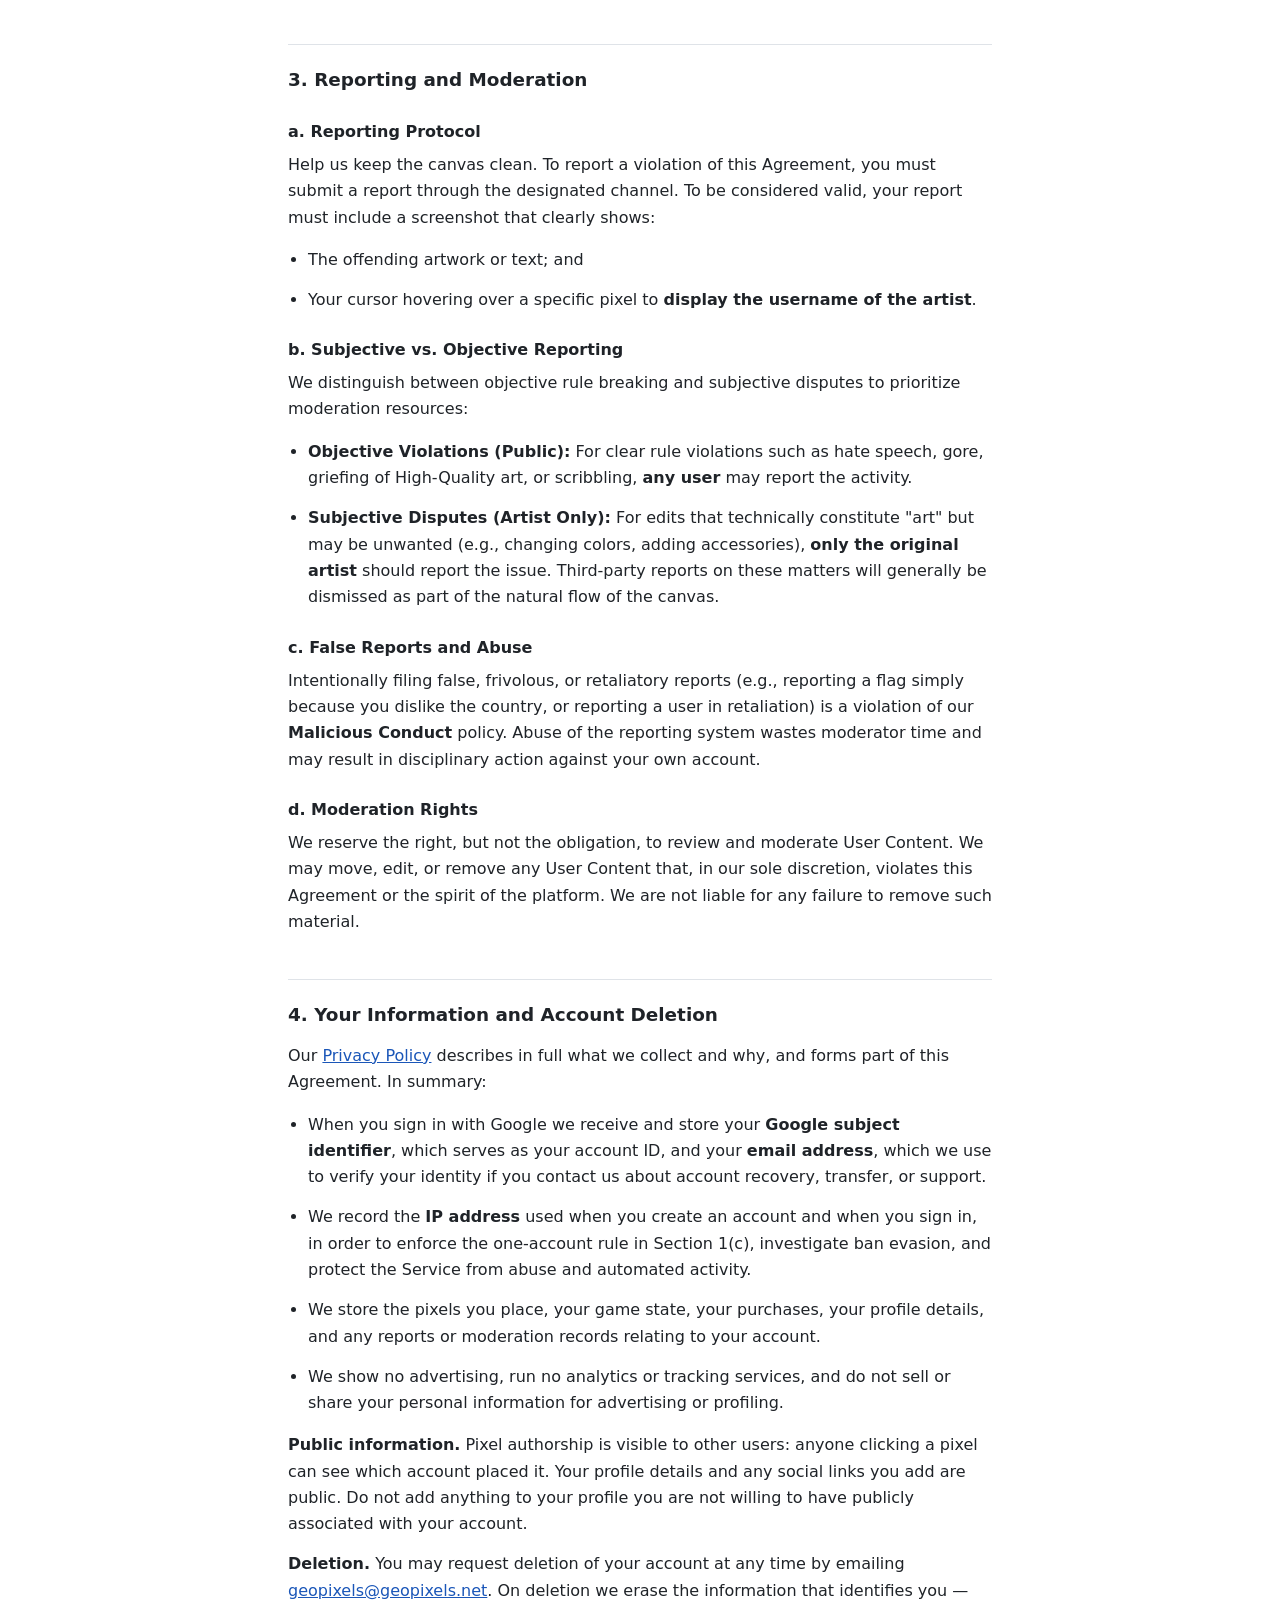
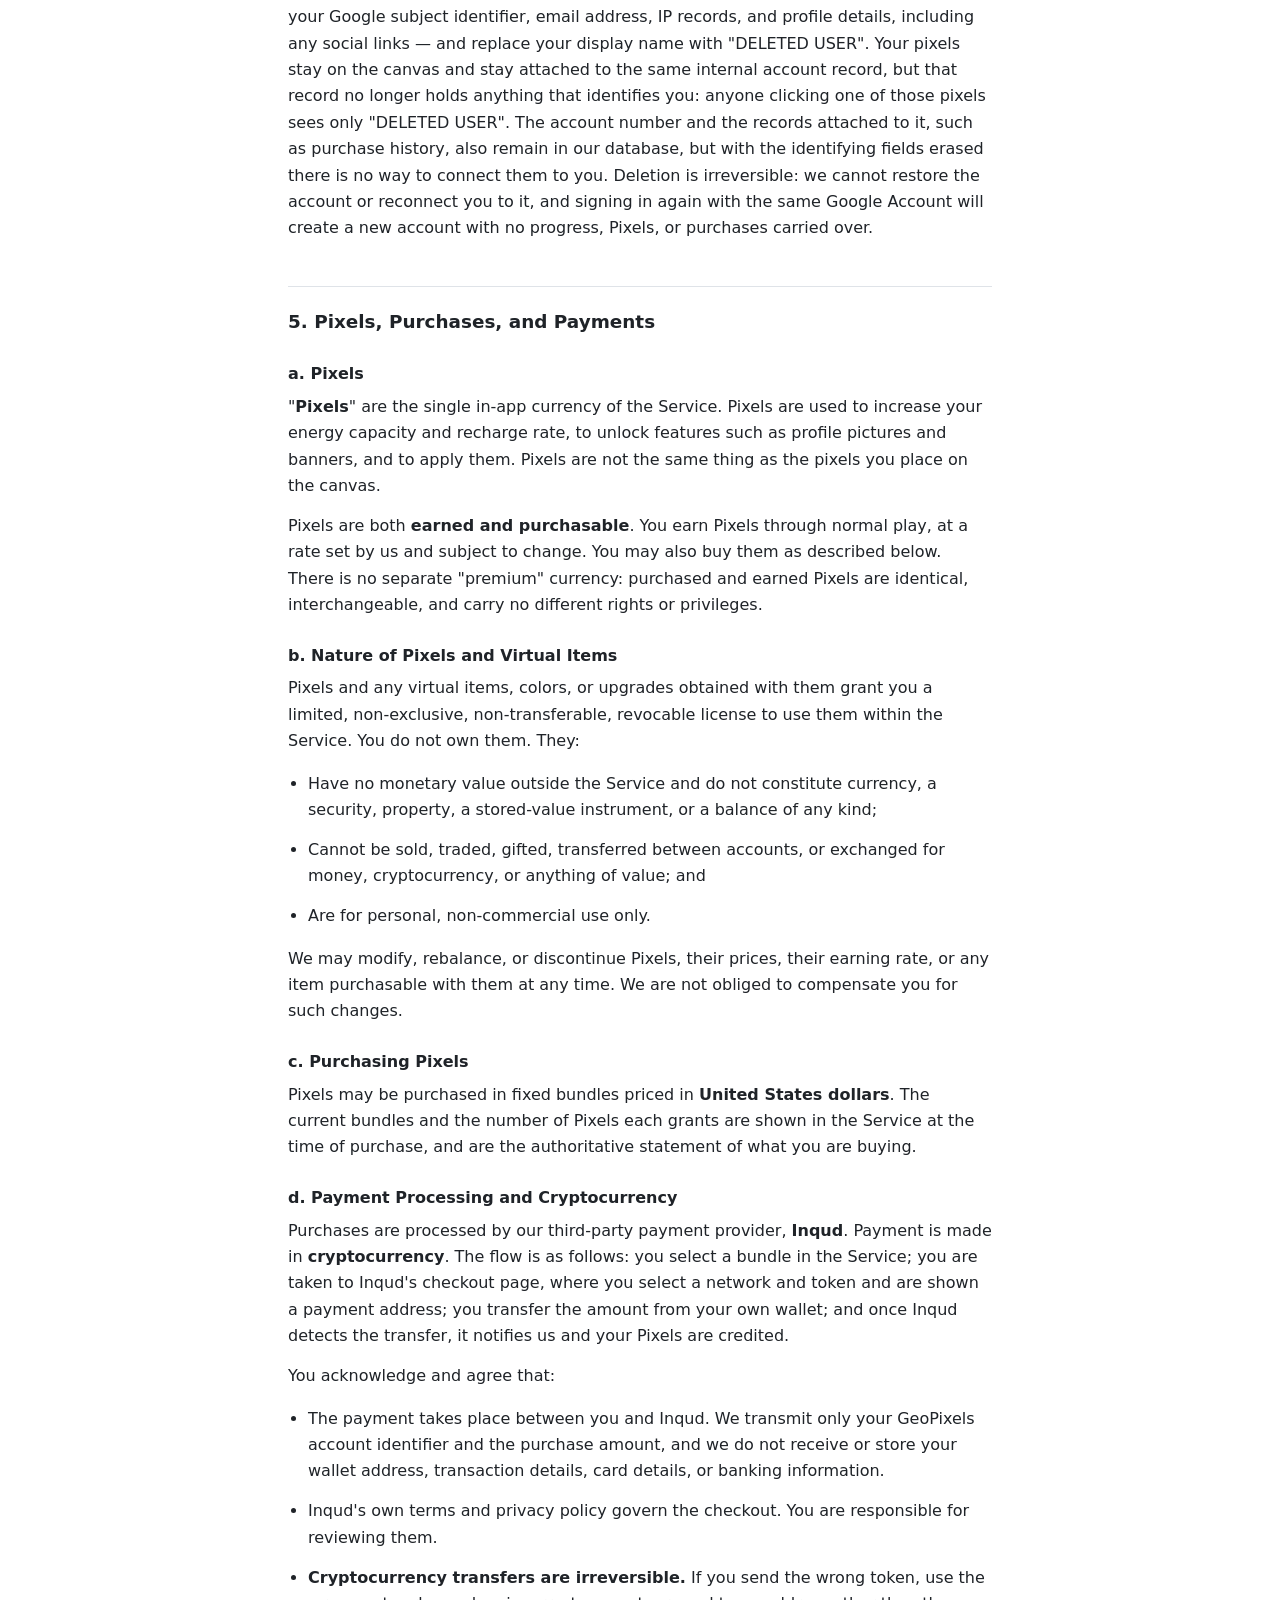
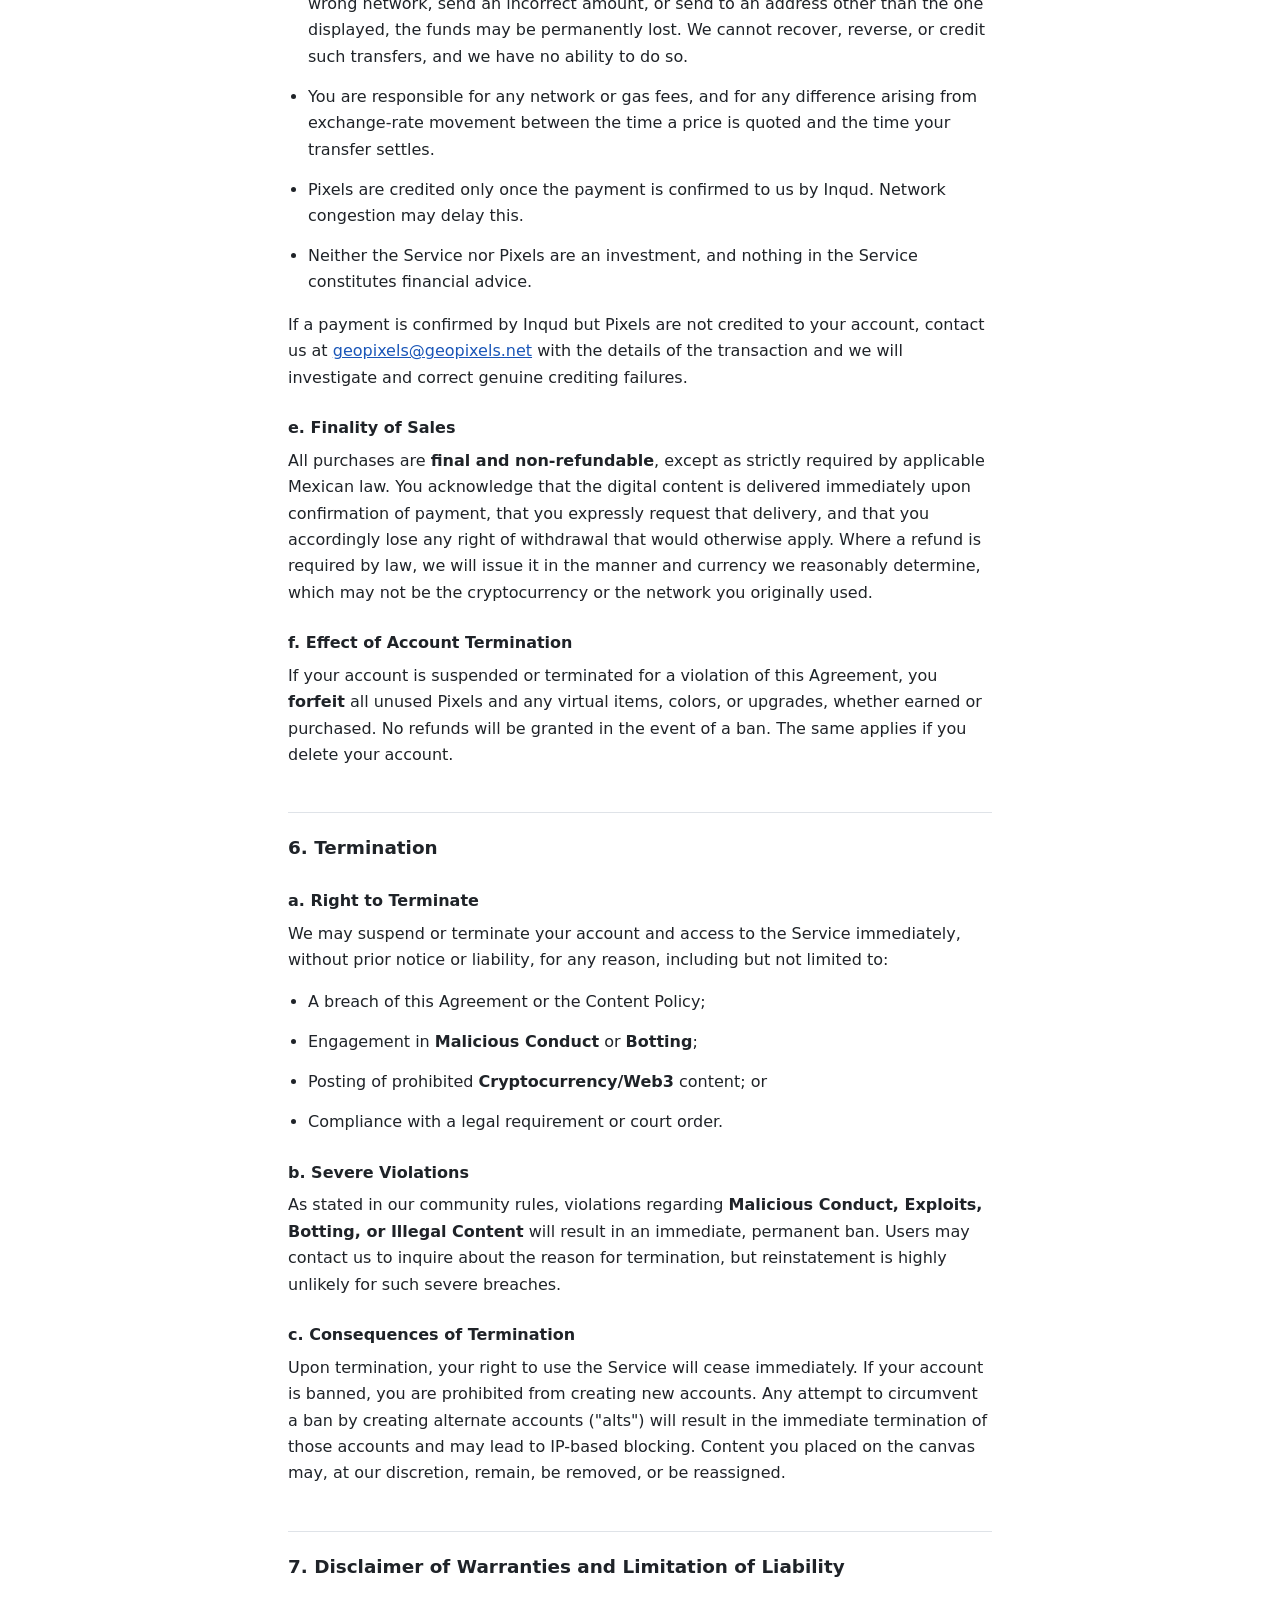
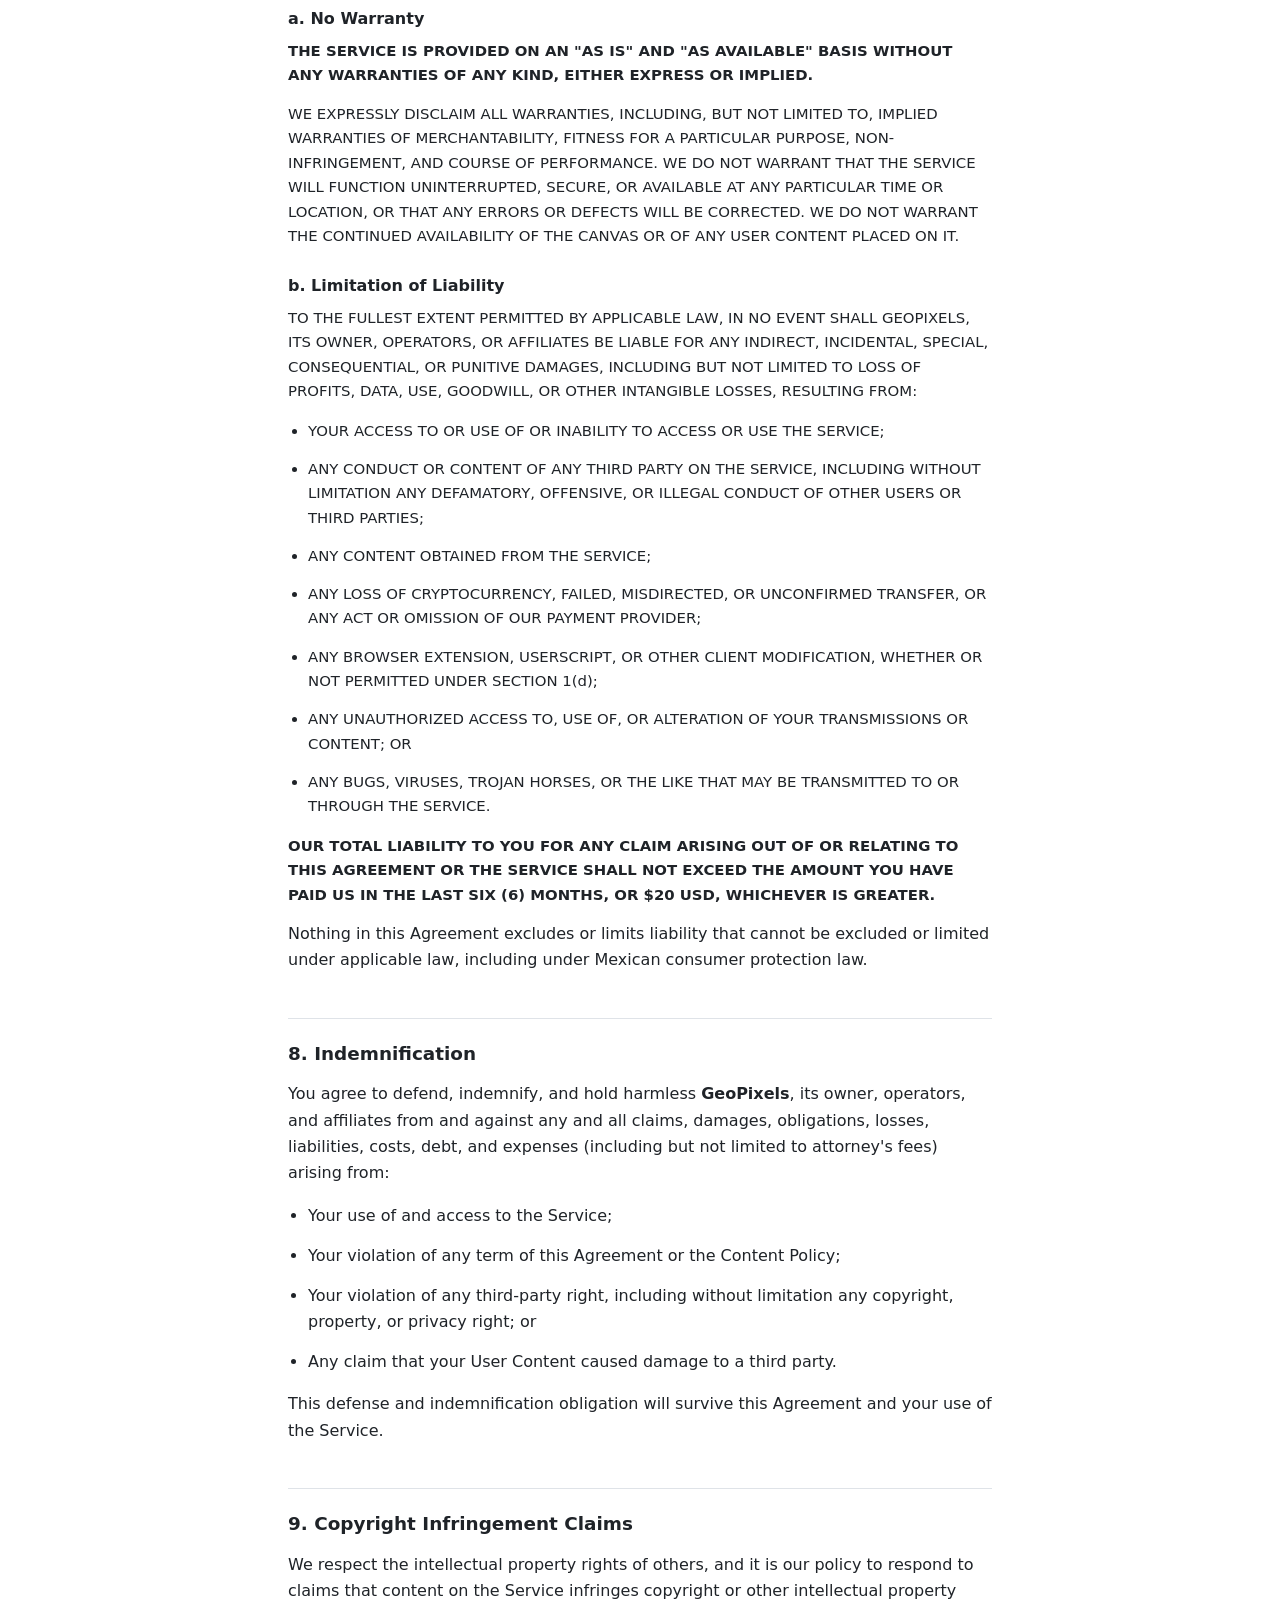
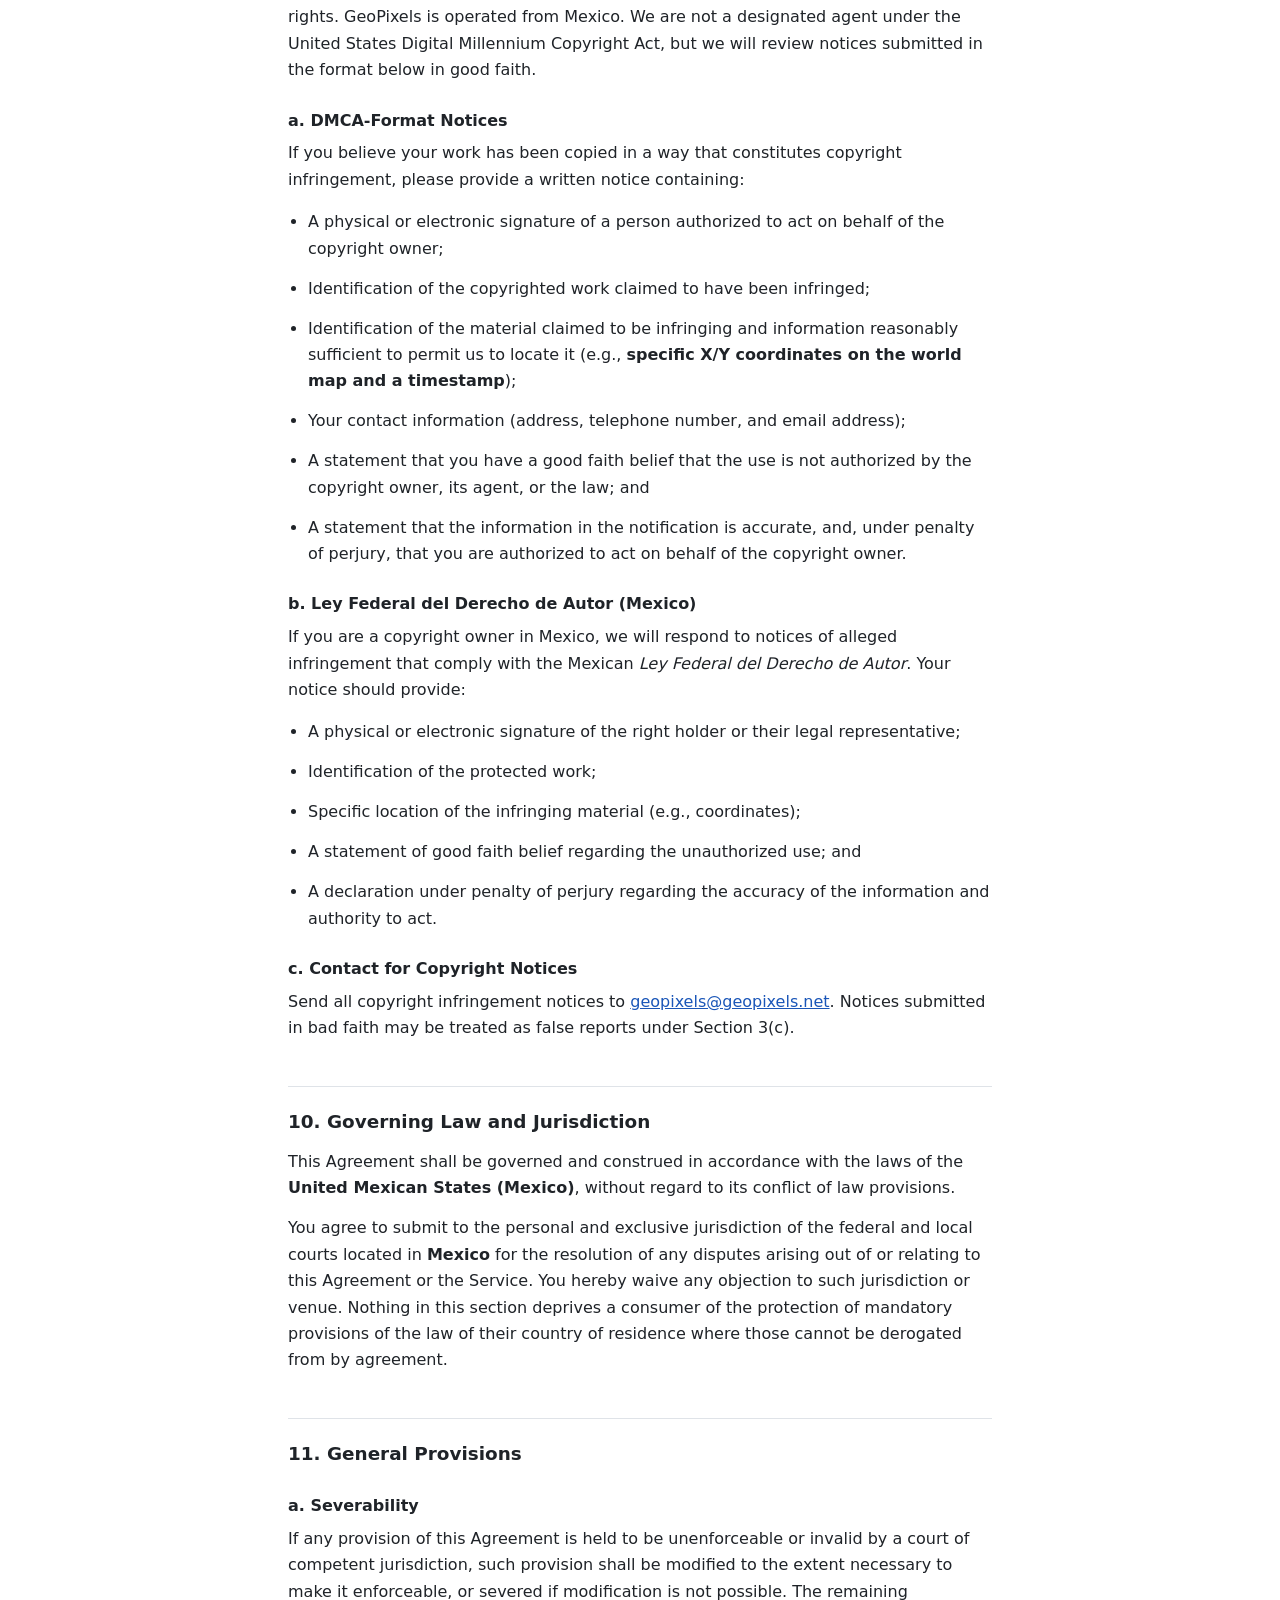
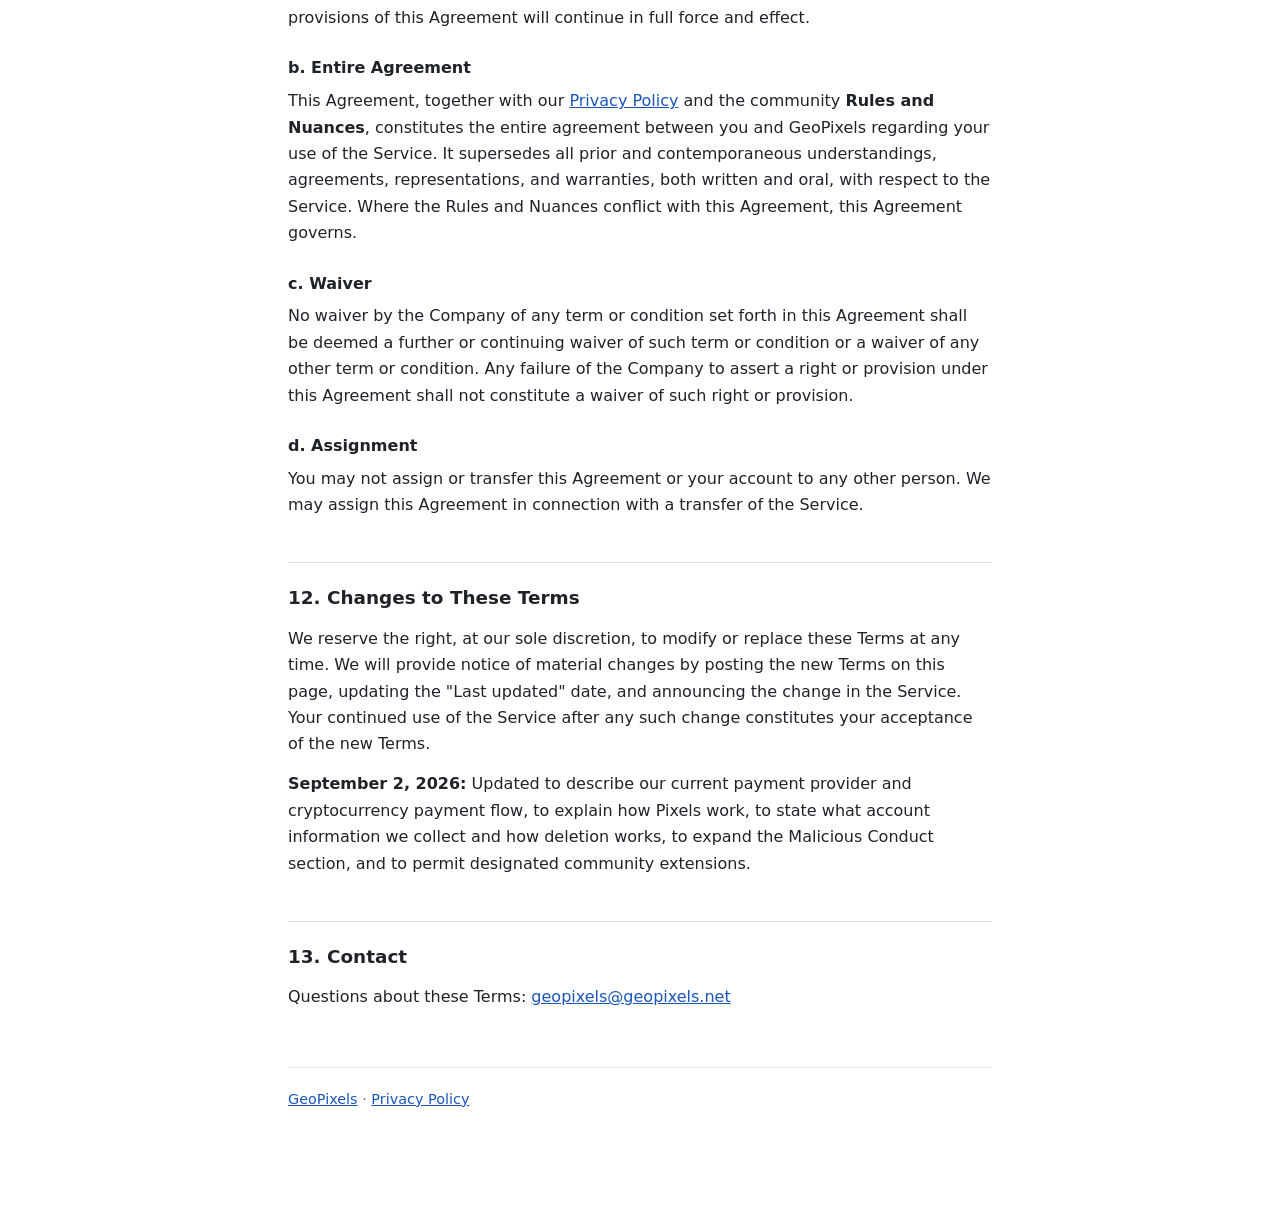
<file: wwwroot/TOS.html>
﻿<!DOCTYPE html>
<html lang="en">
<head>
    <meta charset="utf-8">
    <meta name="viewport" content="width=device-width, initial-scale=1">
    <title>Terms of Service — GeoPixels</title>
    <meta name="description" content="The terms governing your use of GeoPixels, a collaborative pixel-art canvas laid over a world map.">
    <style>
        :root {
            --ink: #1f2328;
            --muted: #5a6470;
            --rule: #dfe3e8;
            --link: #1a56b8;
            --paper: #ffffff;
        }

        * {
            box-sizing: border-box;
        }

        body {
            margin: 0;
            padding: 3rem 1.25rem 6rem;
            background: var(--paper);
            color: var(--ink);
            font-family: ui-sans-serif, system-ui, -apple-system, "Segoe UI", Roboto, Helvetica, Arial, sans-serif;
            font-size: 1rem;
            line-height: 1.65;
        }

        main {
            max-width: 44rem;
            margin: 0 auto;
        }

        h1 {
            font-size: 1.9rem;
            line-height: 1.2;
            margin: 0 0 .35rem;
            letter-spacing: -.01em;
        }

        h2 {
            font-size: 1.15rem;
            margin: 2.75rem 0 .75rem;
            padding-top: 1.25rem;
            border-top: 1px solid var(--rule);
        }

        h3 {
            font-size: 1rem;
            margin: 1.5rem 0 .4rem;
        }

        p, li {
            margin: 0 0 .85rem;
        }

        ul {
            padding-left: 1.25rem;
        }

        a {
            color: var(--link);
        }

            a:focus-visible {
                outline: 2px solid var(--link);
                outline-offset: 2px;
            }

        .meta {
            color: var(--muted);
            font-size: .9rem;
            margin-bottom: 2rem;
        }

            .meta p {
                margin: 0 0 .2rem;
            }

        .lead {
            font-weight: 600;
        }

        .caps {
            font-size: .93rem;
        }

        footer {
            margin-top: 3.5rem;
            padding-top: 1.25rem;
            border-top: 1px solid var(--rule);
            color: var(--muted);
            font-size: .9rem;
        }

        @media (max-width: 34rem) {
            body {
                padding: 2rem 1rem 4rem;
            }
        }
    </style>
</head>
<body>
    <main>

        <h1>GeoPixels Terms of Service</h1>
        <div class="meta">
            <p><strong>Last updated:</strong> September 2, 2026</p>
            <p><strong>Operator:</strong> GeoPixels, a sole proprietorship operated by Marco Antonio Garcia Rojas (Mexico)</p>
            <p><strong>Contact:</strong> <a href="mailto:geopixels@geopixels.net">geopixels@geopixels.net</a></p>
        </div>

        <p class="lead">Please read these Terms of Service carefully before using the Service.</p>

        <p>This Terms of Service Agreement ("<strong>Agreement</strong>") is a legally binding contract between you ("<strong>User</strong>," "<strong>you</strong>," or "<strong>your</strong>") and GeoPixels, a sole proprietorship operating in Mexico ("<strong>Company</strong>," "<strong>we</strong>," "<strong>us</strong>," or "<strong>our</strong>"). This Agreement governs your access to and use of the GeoPixels website, services, and any content, functionality, and services offered on or through it (collectively, the "<strong>Service</strong>").</p>

        <p>By registering for an account, accessing, or using the Service, you:</p>
        <ul>
            <li>Acknowledge that you have read, understood, and agree to be bound by this Agreement;</li>
            <li>Affirm that you are at least <strong>18 years of age</strong> and have the legal capacity to enter into a contract; and</li>
            <li>Acknowledge that your information will be processed as described in our <a href="/privacy.html">Privacy Policy</a>.</li>
        </ul>

        <p><strong>If you do not agree to these terms, you must not access or use the Service.</strong></p>

        <h2>1. Eligibility and Account Registration</h2>

        <h3>a. Age Restriction (18+)</h3>
        <p>The Service allows for the hosting of user-generated content that may include mature themes and is strictly limited to users who are <strong>18 years of age or older</strong>. By creating an account, you represent and warrant that you are a legal adult in your jurisdiction. We do not knowingly collect any information from minors. If we become aware that a minor has accessed the Service or provided us with personal information, we will take immediate steps to terminate that user's account and delete such information.</p>

        <h3>b. Authentication and Security</h3>
        <p>To access the creative features of the Service, you must authenticate and register using a valid Google account ("<strong>Google Account</strong>"). Google Sign-In is our only account system; we do not issue passwords and cannot recover access to your Google Account on your behalf. You are solely responsible for maintaining the security of that Google Account, and you accept full responsibility for all activity, pixel placement, and content that occurs under your GeoPixels account.</p>

        <h3>c. One Account Policy and Automation</h3>
        <p>To ensure fair play and canvas integrity, you are permitted to create and maintain <strong>only one (1) user account</strong>.</p>
        <ul>
            <li><strong>Multi-Accounting:</strong> The creation of alternate accounts ("alts") for any reason is strictly prohibited.</li>
            <li><strong>Automation:</strong> The use of automated systems, scripts, macros, or "bots" to create accounts, paint pixels, or interact with the Service is prohibited.</li>
            <li><strong>Ban Evasion:</strong> Creating a new account after a previous account has been banned is a violation of this Agreement.</li>
        </ul>
        <p>To enforce this policy we record the IP address used to create an account and to sign in, as described in Section 4 and in our <a href="/privacy">Privacy Policy</a>. Violation of this policy will result in the <strong>immediate and permanent termination</strong> of all associated accounts.</p>

        <h3>d. Community Extensions</h3>
        <p>We may from time to time identify certain community-made browser extensions or userscripts as permitted quality-of-life tools, and may link to them from the Service. Use of a permitted extension does not breach Section 2(i), but the following apply:</p>
        <ul>
            <li>Permitted extensions are created and maintained by third parties. We do not develop, audit, endorse, or control them, and we are not responsible for their behaviour, security, or the handling of any data they access.</li>
            <li>You use them entirely at your own risk. We are not liable for lost work, broken functionality, failed transactions, or account issues arising from any extension or client modification.</li>
            <li>An extension that automates painting, bypasses energy limits or cooldowns, circumvents moderation or reporting systems, or interacts with our servers in an automated or excessive way is prohibited regardless of who wrote it or whether it was previously permitted.</li>
            <li>We may withdraw permission for any extension at any time, and permission for one extension is not permission to modify the client generally.</li>
        </ul>

        <h2>2. User Conduct and Content Rules</h2>
        <p>As a condition of your use of the Service, you agree to abide by the following rules ("<strong>Content Policy</strong>"). You are solely responsible for all pixel art, content, and data you upload, post, or otherwise make available on the Service ("<strong>User Content</strong>").</p>

        <h3>a. Artistic Freedom and NSFW Content</h3>
        <p>Our platform fosters collaborative artistic expression. We permit a wide range of content, including Not Safe for Work (NSFW) material, under specific conditions.</p>
        <ul>
            <li><strong>Permitted Themes:</strong> You may create content that includes nudity, lewd themes, and artistic depictions of sexual acts, provided they demonstrate effort and artistic quality.</li>
            <li><strong>Fiction vs. Reality:</strong> We distinguish between fiction and reality. Stylized, clearly fictional depictions of taboo subjects (e.g., non-human subjects, stylized youth) are generally permitted. However, any content that promotes, advocates for, or is photorealistic of real-world illegal acts, child abuse, or zoophilia is strictly prohibited.</li>
            <li><strong>Administrative Discretion:</strong> All User Content is judged by standards of quality. The administration reserves the sole right to remove content deemed excessively graphic, gratuitous, spammy, or lacking in artistic merit, even if it falls within permitted NSFW categories.</li>
        </ul>

        <h3>b. Official SFW Zones</h3>
        <p>Certain areas of the canvas, such as the <strong>Spawn Area</strong>, are designated as <strong>Official Safe For Work (SFW) Zones</strong>. Within these boundaries:</p>
        <ul>
            <li>No explicit sexual content, nudity, or overtly suggestive imagery is permitted.</li>
            <li>Content that is "technically" non-nude but clearly fetishistic or intended to arouse is prohibited.</li>
            <li>Inflammatory or sexually provocative statements are not permitted.</li>
            <li>Visual borders of these zones must not be erased or obscured to mislead users.</li>
        </ul>

        <h3>c. Prohibited Content</h3>
        <p>The following categories of content are strictly prohibited across the entire Service:</p>
        <ul>
            <li><strong>Gore and Extreme Violence:</strong> Excessively graphic gore, hyper-realistic violence, or detailed dismemberment intended primarily for shock value.</li>
            <li><strong>Hate Speech:</strong> Imagery or text that promotes hate, dehumanization, or calls for violence against groups based on race, ethnicity, religion, gender, gender identity, sexual orientation, or disability. (<em>Note: Provocative speech clearly contextualized as a fictional fetish within High-Quality art may be permitted at moderator discretion; low-effort scribbles regarding these topics will be treated as hate speech.</em>)</li>
            <li><strong>Illegal Acts:</strong> Depictions of real-world illegal acts, including but not limited to sexual violence, non-consensual activity, or terrorism.</li>
        </ul>

        <h3>d. Griefing and Art Quality</h3>
        <p>To manage space fairly, we define rights based on the quality of the artwork. "Griefing" is the malicious targeting of high-quality art.</p>
        <ul>
            <li><strong>Noise (Lowest Quality):</strong> Scribbles, random patterns, or "voids." You are free to clean or overwrite this content.</li>
            <li><strong>Low Quality:</strong> Repetitive sprites, simple flags, or generic logos. You may overwrite these if necessary to place High-Quality art, but they should not be removed without reason.</li>
            <li><strong>High Quality:</strong> Art where time, effort, and clear intent are visible. <strong>You must not maliciously deface, destroy, or target High-Quality artwork.</strong></li>
        </ul>
        <p><strong>Edits and Collaboration:</strong> You may edit art to improve it or collaborate. However, if the original artist reverts your edit, you must respect their decision. Re-applying an unwanted edit constitutes harassment.</p>

        <h3>e. Harassment</h3>
        <p>You must not use the Service to bully, harass, threaten, or target other users. This includes:</p>
        <ul>
            <li>Creating art with the intent to insult or threaten a specific user.</li>
            <li>Organizing raids to destroy a specific user's artwork.</li>
            <li>Systematically following a user to remove their contributions ("stalking").</li>
            <li>Using the canvas to spread hateful messages about an individual.</li>
        </ul>

        <h3>f. External Linking</h3>
        <p>Explicit text links to platforms like Discord, YouTube, or Pixiv are allowed, provided they do not lead to rule-violating content. <strong>QR codes are strictly banned.</strong> Accessing external links found on the canvas is done at your own risk.</p>

        <h3>g. Intellectual Property</h3>
        <p>You affirm that your User Content is your own work or that you have rights to use it. While the community often uses inspired designs, blatant copying of protected characters or logos is done at your own risk. By posting content, you grant us a non-exclusive, worldwide, royalty-free license to host, store, reproduce, and display it as necessary to operate and promote the Service. This license continues for content that remains on the shared canvas after your account is deleted, as described in Section 4.</p>

        <h3>h. Privacy</h3>
        <p>You must not post, upload, or share anyone's personal information (doxxing), including your own. This includes real names, addresses, or phone numbers. Profile fields provided by the Service are the only permitted area for personal social media links.</p>
        <p>Additionally, you must not create, upload, or share content that depicts real individuals without their explicit consent, including in explicit, intimate, or privacy-violating contexts. This prohibition extends to deepfakes, AI-generated or manipulated images, pixel art simulations, or any identifiable representations that could infringe on privacy rights under applicable laws, such as Ley Olimpia.</p>
        <p>If you believe content violates these privacy rules (e.g., non-consensual depictions), report it via the in-page reporting system or by emailing <a href="mailto:geopixels@geopixels.net">geopixels@geopixels.net</a>. The reporter bears the burden of proof and must provide:</p>
        <ul>
            <li>Identification of the specific content (e.g., canvas coordinates or description).</li>
            <li>Proof that you are the affected individual or their authorized representative (e.g., ID or affidavit).</li>
            <li>Evidence of lack of consent, such as statements from the individual or references to original images showing manipulation.</li>
            <li>For public figures, links to their public statements against such uses.</li>
        </ul>
        <p>Upon receiving a valid, substantiated report, we will review and, if appropriate, remove the content. To the fullest extent permitted by applicable law, we are not liable for user-generated content but will act on legitimate complaints in accordance with Mexican law.</p>

        <h3>i. System Integrity and Malicious Conduct</h3>
        <p>You must not act in bad faith toward the Service, its infrastructure, its moderation team, or its reputation. You agree not to:</p>
        <ul>
            <li>Attempt to hack, exploit, or modify the website's client-side code (JS/CSS/HTML), except through an extension permitted under Section 1(d);</li>
            <li>Use automated scripts or "bots" to paint or interact with the Service;</li>
            <li>Make automated, excessive, or malicious requests to our servers, including Distributed Denial-of-Service (DDoS) attacks, request flooding, or unauthorized stress testing;</li>
            <li>Coordinate with or encourage others to interfere with the normal operation, availability, or stability of the Service;</li>
            <li>Abuse legal or reporting systems, including mass reporting, bad-faith complaints, or threats of legal action intended to intimidate, pressure, or disrupt the Service or its staff;</li>
            <li>Deliberately probe the limits of the rules, moderation team, or enforcement systems through borderline violations, loophole abuse, or repeated hostile challenges;</li>
            <li>Harass, threaten, impersonate, or target moderators or administrators, whether on the Service, on Discord, on social media, or on any other platform, where those actions are connected to the Service; or</li>
            <li>Intentionally spread misinformation, false claims, or misleading narratives about the Service, its staff, or its policies with the aim of damaging its reputation or provoking harassment.</li>
        </ul>
        <p>Conduct under this section is assessed on the full context available to the moderation team, including behaviour, patterns, intent, coordination, and surrounding circumstances, whether those occur on the Service or elsewhere. Legitimate criticism, feedback, and disagreement expressed in good faith are permitted; actions taken dishonestly, deceptively, or with malicious intent are not.</p>
        <p>Violations of this section represent a severe breach of trust and will in nearly all cases result in an <strong>immediate and permanent ban without warning</strong>. Users may contact us to inquire about the reason for termination, but reinstatement is highly unlikely for such breaches.</p>

        <h3>j. Cryptocurrency and Web3 Content</h3>
        <p>User Content related to cryptocurrency, NFTs, blockchain, or Web3 technologies is <strong>strictly prohibited</strong>. This includes logos (e.g., Bitcoin, Ethereum), token tickers, or promotion of decentralized projects. Exceptions may be made for small, non-prominent elements within High-Quality art, but all other instances will result in a permanent ban.</p>
        <p>For the avoidance of doubt, this rule restricts what may be placed on the canvas or displayed in profiles. It does not restrict your use of the cryptocurrency payment method described in Section 5, which is a payment mechanism and not User Content.</p>

        <h2>3. Reporting and Moderation</h2>

        <h3>a. Reporting Protocol</h3>
        <p>Help us keep the canvas clean. To report a violation of this Agreement, you must submit a report through the designated channel. To be considered valid, your report must include a screenshot that clearly shows:</p>
        <ul>
            <li>The offending artwork or text; and</li>
            <li>Your cursor hovering over a specific pixel to <strong>display the username of the artist</strong>.</li>
        </ul>

        <h3>b. Subjective vs. Objective Reporting</h3>
        <p>We distinguish between objective rule breaking and subjective disputes to prioritize moderation resources:</p>
        <ul>
            <li><strong>Objective Violations (Public):</strong> For clear rule violations such as hate speech, gore, griefing of High-Quality art, or scribbling, <strong>any user</strong> may report the activity.</li>
            <li><strong>Subjective Disputes (Artist Only):</strong> For edits that technically constitute "art" but may be unwanted (e.g., changing colors, adding accessories), <strong>only the original artist</strong> should report the issue. Third-party reports on these matters will generally be dismissed as part of the natural flow of the canvas.</li>
        </ul>

        <h3>c. False Reports and Abuse</h3>
        <p>Intentionally filing false, frivolous, or retaliatory reports (e.g., reporting a flag simply because you dislike the country, or reporting a user in retaliation) is a violation of our <strong>Malicious Conduct</strong> policy. Abuse of the reporting system wastes moderator time and may result in disciplinary action against your own account.</p>

        <h3>d. Moderation Rights</h3>
        <p>We reserve the right, but not the obligation, to review and moderate User Content. We may move, edit, or remove any User Content that, in our sole discretion, violates this Agreement or the spirit of the platform. We are not liable for any failure to remove such material.</p>

        <h2>4. Your Information and Account Deletion</h2>
        <p>Our <a href="/privacy">Privacy Policy</a> describes in full what we collect and why, and forms part of this Agreement. In summary:</p>
        <ul>
            <li>When you sign in with Google we receive and store your <strong>Google subject identifier</strong>, which serves as your account ID, and your <strong>email address</strong>, which we use to verify your identity if you contact us about account recovery, transfer, or support.</li>
            <li>We record the <strong>IP address</strong> used when you create an account and when you sign in, in order to enforce the one-account rule in Section 1(c), investigate ban evasion, and protect the Service from abuse and automated activity.</li>
            <li>We store the pixels you place, your game state, your purchases, your profile details, and any reports or moderation records relating to your account.</li>
            <li>We show no advertising, run no analytics or tracking services, and do not sell or share your personal information for advertising or profiling.</li>
        </ul>
        <p><strong>Public information.</strong> Pixel authorship is visible to other users: anyone clicking a pixel can see which account placed it. Your profile details and any social links you add are public. Do not add anything to your profile you are not willing to have publicly associated with your account.</p>
        <p><strong>Deletion.</strong> You may request deletion of your account at any time by emailing <a href="mailto:geopixels@geopixels.net">geopixels@geopixels.net</a>. On deletion we erase the information that identifies you — your Google subject identifier, email address, IP records, and profile details, including any social links — and replace your display name with "DELETED USER". Your pixels stay on the canvas and stay attached to the same internal account record, but that record no longer holds anything that identifies you: anyone clicking one of those pixels sees only "DELETED USER". The account number and the records attached to it, such as purchase history, also remain in our database, but with the identifying fields erased there is no way to connect them to you. Deletion is irreversible: we cannot restore the account or reconnect you to it, and signing in again with the same Google Account will create a new account with no progress, Pixels, or purchases carried over.</p>


        <h2>5. Pixels, Purchases, and Payments</h2>

        <h3>a. Pixels</h3>
        <p>"<strong>Pixels</strong>" are the single in-app currency of the Service. Pixels are used to increase your energy capacity and recharge rate, to unlock features such as profile pictures and banners, and to apply them. Pixels are not the same thing as the pixels you place on the canvas.</p>
        <p>Pixels are both <strong>earned and purchasable</strong>. You earn Pixels through normal play, at a rate set by us and subject to change. You may also buy them as described below. There is no separate "premium" currency: purchased and earned Pixels are identical, interchangeable, and carry no different rights or privileges.</p>

        <h3>b. Nature of Pixels and Virtual Items</h3>
        <p>Pixels and any virtual items, colors, or upgrades obtained with them grant you a limited, non-exclusive, non-transferable, revocable license to use them within the Service. You do not own them. They:</p>
        <ul>
            <li>Have no monetary value outside the Service and do not constitute currency, a security, property, a stored-value instrument, or a balance of any kind;</li>
            <li>Cannot be sold, traded, gifted, transferred between accounts, or exchanged for money, cryptocurrency, or anything of value; and</li>
            <li>Are for personal, non-commercial use only.</li>
        </ul>
        <p>We may modify, rebalance, or discontinue Pixels, their prices, their earning rate, or any item purchasable with them at any time. We are not obliged to compensate you for such changes.</p>

        <h3>c. Purchasing Pixels</h3>
        <p>Pixels may be purchased in fixed bundles priced in <strong>United States dollars</strong>. The current bundles and the number of Pixels each grants are shown in the Service at the time of purchase, and are the authoritative statement of what you are buying.</p>

        <h3>d. Payment Processing and Cryptocurrency</h3>
        <p>Purchases are processed by our third-party payment provider, <strong>Inqud</strong>. Payment is made in <strong>cryptocurrency</strong>. The flow is as follows: you select a bundle in the Service; you are taken to Inqud's checkout page, where you select a network and token and are shown a payment address; you transfer the amount from your own wallet; and once Inqud detects the transfer, it notifies us and your Pixels are credited.</p>
        <p>You acknowledge and agree that:</p>
        <ul>
            <li>The payment takes place between you and Inqud. We transmit only your GeoPixels account identifier and the purchase amount, and we do not receive or store your wallet address, transaction details, card details, or banking information.</li>
            <li>Inqud's own terms and privacy policy govern the checkout. You are responsible for reviewing them.</li>
            <li><strong>Cryptocurrency transfers are irreversible.</strong> If you send the wrong token, use the wrong network, send an incorrect amount, or send to an address other than the one displayed, the funds may be permanently lost. We cannot recover, reverse, or credit such transfers, and we have no ability to do so.</li>
            <li>You are responsible for any network or gas fees, and for any difference arising from exchange-rate movement between the time a price is quoted and the time your transfer settles.</li>
            <li>Pixels are credited only once the payment is confirmed to us by Inqud. Network congestion may delay this.</li>
            <li>Neither the Service nor Pixels are an investment, and nothing in the Service constitutes financial advice.</li>
        </ul>
        <p>If a payment is confirmed by Inqud but Pixels are not credited to your account, contact us at <a href="mailto:geopixels@geopixels.net">geopixels@geopixels.net</a> with the details of the transaction and we will investigate and correct genuine crediting failures.</p>

        <h3>e. Finality of Sales</h3>
        <p>All purchases are <strong>final and non-refundable</strong>, except as strictly required by applicable Mexican law. You acknowledge that the digital content is delivered immediately upon confirmation of payment, that you expressly request that delivery, and that you accordingly lose any right of withdrawal that would otherwise apply. Where a refund is required by law, we will issue it in the manner and currency we reasonably determine, which may not be the cryptocurrency or the network you originally used.</p>

        <h3>f. Effect of Account Termination</h3>
        <p>If your account is suspended or terminated for a violation of this Agreement, you <strong>forfeit</strong> all unused Pixels and any virtual items, colors, or upgrades, whether earned or purchased. No refunds will be granted in the event of a ban. The same applies if you delete your account.</p>

        <h2>6. Termination</h2>

        <h3>a. Right to Terminate</h3>
        <p>We may suspend or terminate your account and access to the Service immediately, without prior notice or liability, for any reason, including but not limited to:</p>
        <ul>
            <li>A breach of this Agreement or the Content Policy;</li>
            <li>Engagement in <strong>Malicious Conduct</strong> or <strong>Botting</strong>;</li>
            <li>Posting of prohibited <strong>Cryptocurrency/Web3</strong> content; or</li>
            <li>Compliance with a legal requirement or court order.</li>
        </ul>

        <h3>b. Severe Violations</h3>
        <p>As stated in our community rules, violations regarding <strong>Malicious Conduct, Exploits, Botting, or Illegal Content</strong> will result in an immediate, permanent ban. Users may contact us to inquire about the reason for termination, but reinstatement is highly unlikely for such severe breaches.</p>

        <h3>c. Consequences of Termination</h3>
        <p>Upon termination, your right to use the Service will cease immediately. If your account is banned, you are prohibited from creating new accounts. Any attempt to circumvent a ban by creating alternate accounts ("alts") will result in the immediate termination of those accounts and may lead to IP-based blocking. Content you placed on the canvas may, at our discretion, remain, be removed, or be reassigned.</p>

        <h2>7. Disclaimer of Warranties and Limitation of Liability</h2>

        <h3>a. No Warranty</h3>
        <p class="caps"><strong>THE SERVICE IS PROVIDED ON AN "AS IS" AND "AS AVAILABLE" BASIS WITHOUT ANY WARRANTIES OF ANY KIND, EITHER EXPRESS OR IMPLIED.</strong></p>
        <p class="caps">WE EXPRESSLY DISCLAIM ALL WARRANTIES, INCLUDING, BUT NOT LIMITED TO, IMPLIED WARRANTIES OF MERCHANTABILITY, FITNESS FOR A PARTICULAR PURPOSE, NON-INFRINGEMENT, AND COURSE OF PERFORMANCE. WE DO NOT WARRANT THAT THE SERVICE WILL FUNCTION UNINTERRUPTED, SECURE, OR AVAILABLE AT ANY PARTICULAR TIME OR LOCATION, OR THAT ANY ERRORS OR DEFECTS WILL BE CORRECTED. WE DO NOT WARRANT THE CONTINUED AVAILABILITY OF THE CANVAS OR OF ANY USER CONTENT PLACED ON IT.</p>

        <h3>b. Limitation of Liability</h3>
        <p class="caps">TO THE FULLEST EXTENT PERMITTED BY APPLICABLE LAW, IN NO EVENT SHALL GEOPIXELS, ITS OWNER, OPERATORS, OR AFFILIATES BE LIABLE FOR ANY INDIRECT, INCIDENTAL, SPECIAL, CONSEQUENTIAL, OR PUNITIVE DAMAGES, INCLUDING BUT NOT LIMITED TO LOSS OF PROFITS, DATA, USE, GOODWILL, OR OTHER INTANGIBLE LOSSES, RESULTING FROM:</p>
        <ul class="caps">
            <li>YOUR ACCESS TO OR USE OF OR INABILITY TO ACCESS OR USE THE SERVICE;</li>
            <li>ANY CONDUCT OR CONTENT OF ANY THIRD PARTY ON THE SERVICE, INCLUDING WITHOUT LIMITATION ANY DEFAMATORY, OFFENSIVE, OR ILLEGAL CONDUCT OF OTHER USERS OR THIRD PARTIES;</li>
            <li>ANY CONTENT OBTAINED FROM THE SERVICE;</li>
            <li>ANY LOSS OF CRYPTOCURRENCY, FAILED, MISDIRECTED, OR UNCONFIRMED TRANSFER, OR ANY ACT OR OMISSION OF OUR PAYMENT PROVIDER;</li>
            <li>ANY BROWSER EXTENSION, USERSCRIPT, OR OTHER CLIENT MODIFICATION, WHETHER OR NOT PERMITTED UNDER SECTION 1(d);</li>
            <li>ANY UNAUTHORIZED ACCESS TO, USE OF, OR ALTERATION OF YOUR TRANSMISSIONS OR CONTENT; OR</li>
            <li>ANY BUGS, VIRUSES, TROJAN HORSES, OR THE LIKE THAT MAY BE TRANSMITTED TO OR THROUGH THE SERVICE.</li>
        </ul>
        <p class="caps"><strong>OUR TOTAL LIABILITY TO YOU FOR ANY CLAIM ARISING OUT OF OR RELATING TO THIS AGREEMENT OR THE SERVICE SHALL NOT EXCEED THE AMOUNT YOU HAVE PAID US IN THE LAST SIX (6) MONTHS, OR $20 USD, WHICHEVER IS GREATER.</strong></p>
        <p>Nothing in this Agreement excludes or limits liability that cannot be excluded or limited under applicable law, including under Mexican consumer protection law.</p>

        <h2>8. Indemnification</h2>
        <p>You agree to defend, indemnify, and hold harmless <strong>GeoPixels</strong>, its owner, operators, and affiliates from and against any and all claims, damages, obligations, losses, liabilities, costs, debt, and expenses (including but not limited to attorney's fees) arising from:</p>
        <ul>
            <li>Your use of and access to the Service;</li>
            <li>Your violation of any term of this Agreement or the Content Policy;</li>
            <li>Your violation of any third-party right, including without limitation any copyright, property, or privacy right; or</li>
            <li>Any claim that your User Content caused damage to a third party.</li>
        </ul>
        <p>This defense and indemnification obligation will survive this Agreement and your use of the Service.</p>

        <h2>9. Copyright Infringement Claims</h2>
        <p>We respect the intellectual property rights of others, and it is our policy to respond to claims that content on the Service infringes copyright or other intellectual property rights. GeoPixels is operated from Mexico. We are not a designated agent under the United States Digital Millennium Copyright Act, but we will review notices submitted in the format below in good faith.</p>

        <h3>a. DMCA-Format Notices</h3>
        <p>If you believe your work has been copied in a way that constitutes copyright infringement, please provide a written notice containing:</p>
        <ul>
            <li>A physical or electronic signature of a person authorized to act on behalf of the copyright owner;</li>
            <li>Identification of the copyrighted work claimed to have been infringed;</li>
            <li>Identification of the material claimed to be infringing and information reasonably sufficient to permit us to locate it (e.g., <strong>specific X/Y coordinates on the world map and a timestamp</strong>);</li>
            <li>Your contact information (address, telephone number, and email address);</li>
            <li>A statement that you have a good faith belief that the use is not authorized by the copyright owner, its agent, or the law; and</li>
            <li>A statement that the information in the notification is accurate, and, under penalty of perjury, that you are authorized to act on behalf of the copyright owner.</li>
        </ul>

        <h3>b. Ley Federal del Derecho de Autor (Mexico)</h3>
        <p>If you are a copyright owner in Mexico, we will respond to notices of alleged infringement that comply with the Mexican <em>Ley Federal del Derecho de Autor</em>. Your notice should provide:</p>
        <ul>
            <li>A physical or electronic signature of the right holder or their legal representative;</li>
            <li>Identification of the protected work;</li>
            <li>Specific location of the infringing material (e.g., coordinates);</li>
            <li>A statement of good faith belief regarding the unauthorized use; and</li>
            <li>A declaration under penalty of perjury regarding the accuracy of the information and authority to act.</li>
        </ul>

        <h3>c. Contact for Copyright Notices</h3>
        <p>Send all copyright infringement notices to <a href="mailto:geopixels@geopixels.net">geopixels@geopixels.net</a>. Notices submitted in bad faith may be treated as false reports under Section 3(c).</p>

        <h2>10. Governing Law and Jurisdiction</h2>
        <p>This Agreement shall be governed and construed in accordance with the laws of the <strong>United Mexican States (Mexico)</strong>, without regard to its conflict of law provisions.</p>
        <p>You agree to submit to the personal and exclusive jurisdiction of the federal and local courts located in <strong>Mexico</strong> for the resolution of any disputes arising out of or relating to this Agreement or the Service. You hereby waive any objection to such jurisdiction or venue. Nothing in this section deprives a consumer of the protection of mandatory provisions of the law of their country of residence where those cannot be derogated from by agreement.</p>

        <h2>11. General Provisions</h2>

        <h3>a. Severability</h3>
        <p>If any provision of this Agreement is held to be unenforceable or invalid by a court of competent jurisdiction, such provision shall be modified to the extent necessary to make it enforceable, or severed if modification is not possible. The remaining provisions of this Agreement will continue in full force and effect.</p>

        <h3>b. Entire Agreement</h3>
        <p>This Agreement, together with our <a href="/privacy">Privacy Policy</a> and the community <strong>Rules and Nuances</strong>, constitutes the entire agreement between you and GeoPixels regarding your use of the Service. It supersedes all prior and contemporaneous understandings, agreements, representations, and warranties, both written and oral, with respect to the Service. Where the Rules and Nuances conflict with this Agreement, this Agreement governs.</p>

        <h3>c. Waiver</h3>
        <p>No waiver by the Company of any term or condition set forth in this Agreement shall be deemed a further or continuing waiver of such term or condition or a waiver of any other term or condition. Any failure of the Company to assert a right or provision under this Agreement shall not constitute a waiver of such right or provision.</p>

        <h3>d. Assignment</h3>
        <p>You may not assign or transfer this Agreement or your account to any other person. We may assign this Agreement in connection with a transfer of the Service.</p>

        <h2>12. Changes to These Terms</h2>
        <p>We reserve the right, at our sole discretion, to modify or replace these Terms at any time. We will provide notice of material changes by posting the new Terms on this page, updating the "Last updated" date, and announcing the change in the Service. Your continued use of the Service after any such change constitutes your acceptance of the new Terms.</p>
        <p><strong>September 2, 2026:</strong> Updated to describe our current payment provider and cryptocurrency payment flow, to explain how Pixels work, to state what account information we collect and how deletion works, to expand the Malicious Conduct section, and to permit designated community extensions.</p>

        <h2>13. Contact</h2>
        <p>Questions about these Terms: <a href="mailto:geopixels@geopixels.net">geopixels@geopixels.net</a></p>

        <footer>
            <p><a href="https://www.geopixels.net">GeoPixels</a> &middot; <a href="/privacy.html">Privacy Policy</a></p>
        </footer>

    </main>
</body>
</html>
</file>
